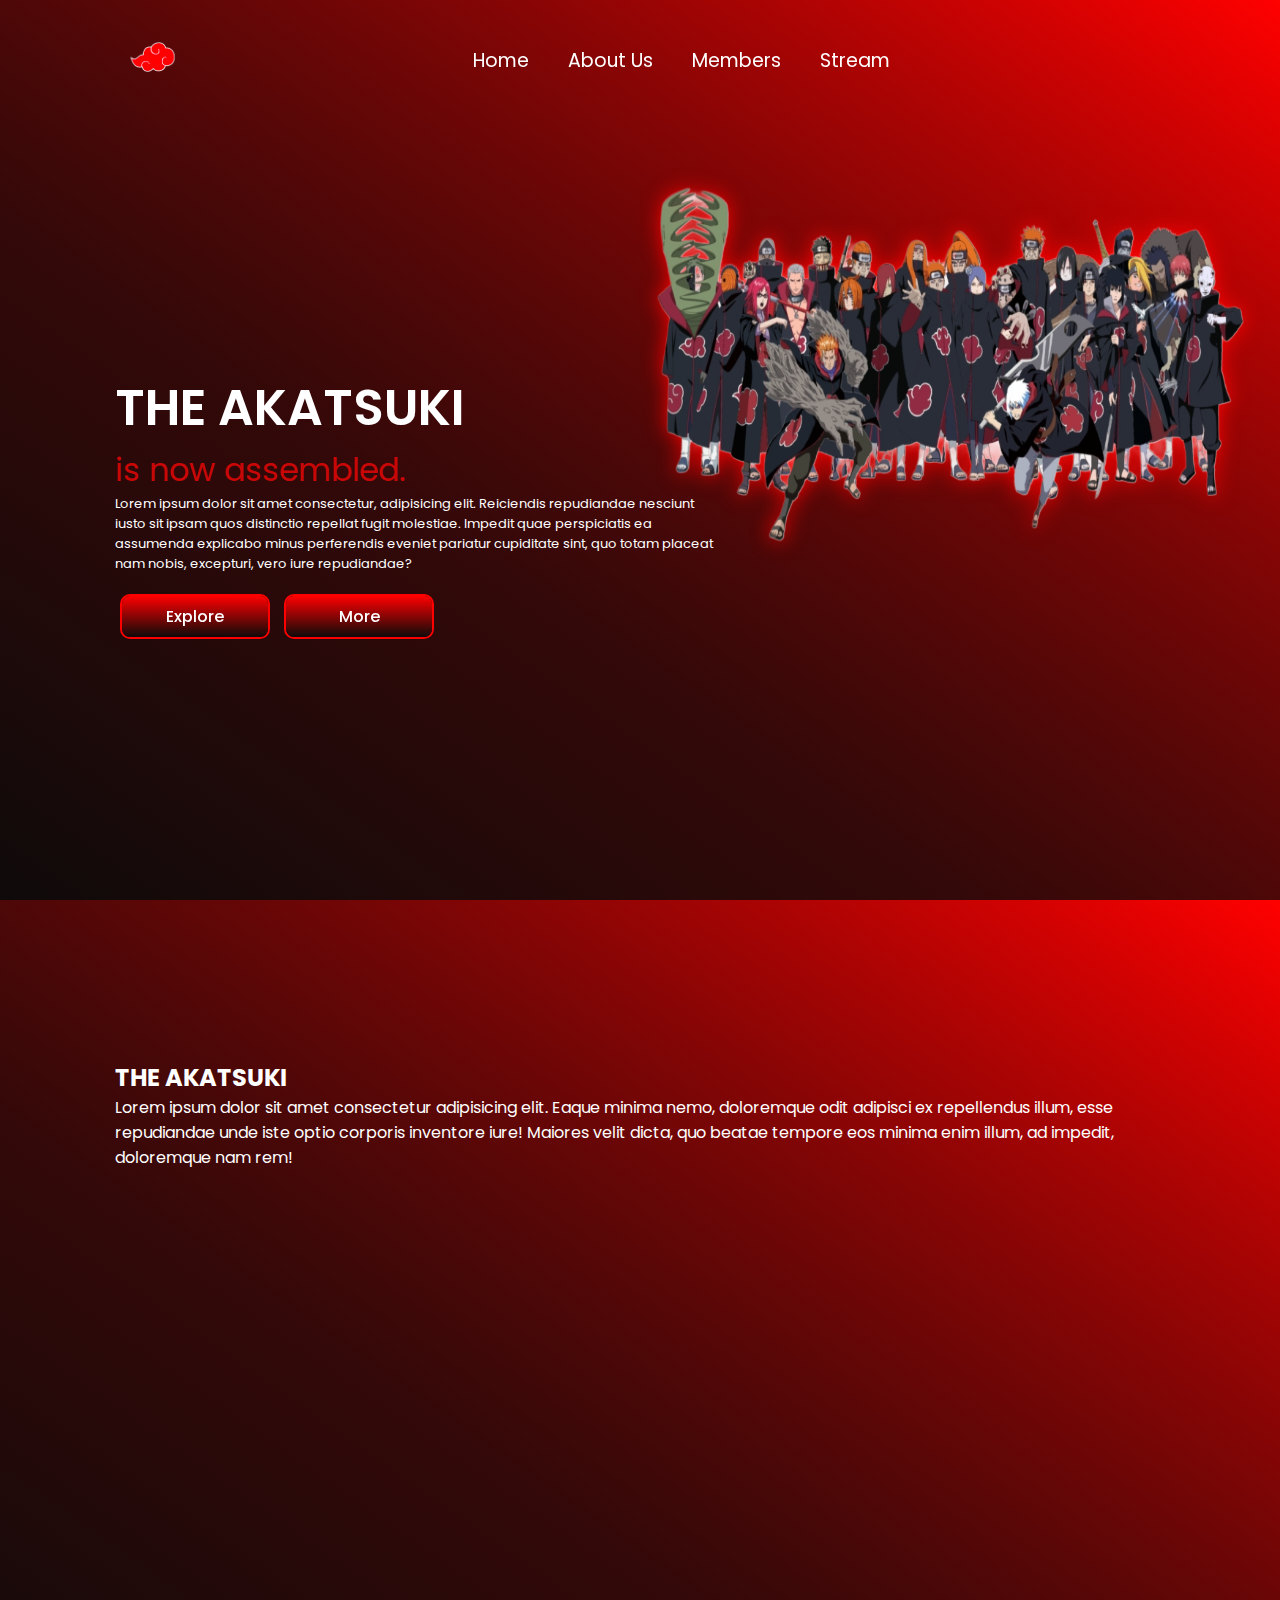
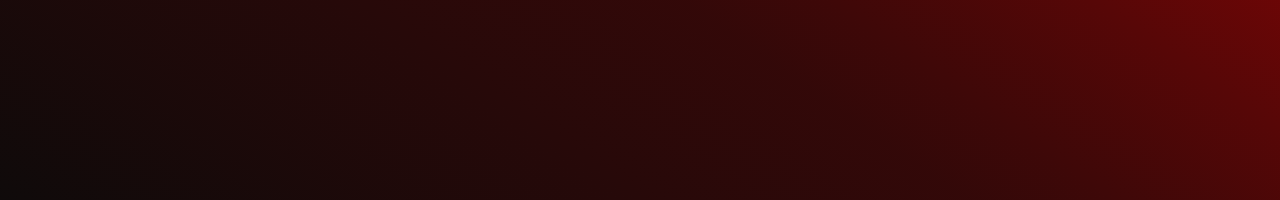
<file: Akatsuki/index.html>
<!DOCTYPE html>
<html lang="en">
  <head>
    <meta charset="UTF-8" />
    <meta name="viewport" content="width=device-width, initial-scale=1.0" />
    <title>Document</title>
    <link rel="stylesheet" href="style.css" />
    <link rel="preconnect" href="https://fonts.googleapis.com" />
    <link rel="preconnect" href="https://fonts.gstatic.com" crossorigin />
    <link
      href="https://fonts.googleapis.com/css2?family=Almarai:wght@300;400;700;800&family=Poppins:ital,wght@0,100;0,200;0,300;0,400;0,500;0,600;0,700;0,800;0,900;1,100;1,200;1,300;1,400;1,500;1,600;1,700;1,800;1,900&family=Roboto:ital,wght@0,100..900;1,100..900&display=swap"
      rel="stylesheet"
    />
  </head>
  <body>
    <header class="header">
      <a href="#" class="logo"><img src="./Pictures/Akatsuki-Logo.png" /></a>
      <nav class="navbar">
        <a href="#" id="">Home</a>
        <a href="#" id="">About Us</a>
        <a href="#" id="">Members</a>
        <a href="#" id="">Stream</a>
      </nav>
      <div class="invisible"></div>
    </header>
    <section class="home">
      <div class="text-content">
        <h2>THE AKATSUKI</h2>
        <span>is now assembled.</span>
        <p>
          Lorem ipsum dolor sit amet consectetur, adipisicing elit. Reiciendis
          repudiandae nesciunt iusto sit ipsam quos distinctio repellat fugit
          molestiae. Impedit quae perspiciatis ea assumenda explicabo minus
          perferendis eveniet pariatur cupiditate sint, quo totam placeat nam
          nobis, excepturi, vero iure repudiandae?
        </p>
        <div class="button">
          <button class="btn">Explore</button>
          <button class="btn">More</button>
        </div>
      </div>
      <div class="image">
        <div class="imageSet1">
          <img src="Pictures/Akatsuki.png" alt="">
        </div>
      </div>
    </section>

    <section>
      <div class="txt-Content2">
        <h2>THE AKATSUKI</h2>
        <p>Lorem ipsum dolor sit amet consectetur adipisicing elit. Eaque minima nemo, doloremque odit adipisci ex repellendus illum, esse repudiandae unde iste optio corporis inventore iure! Maiores velit dicta, quo beatae tempore eos minima enim illum, ad impedit, doloremque nam rem!</p>
      </div>
    </section>
  </body>
</html>
</file>
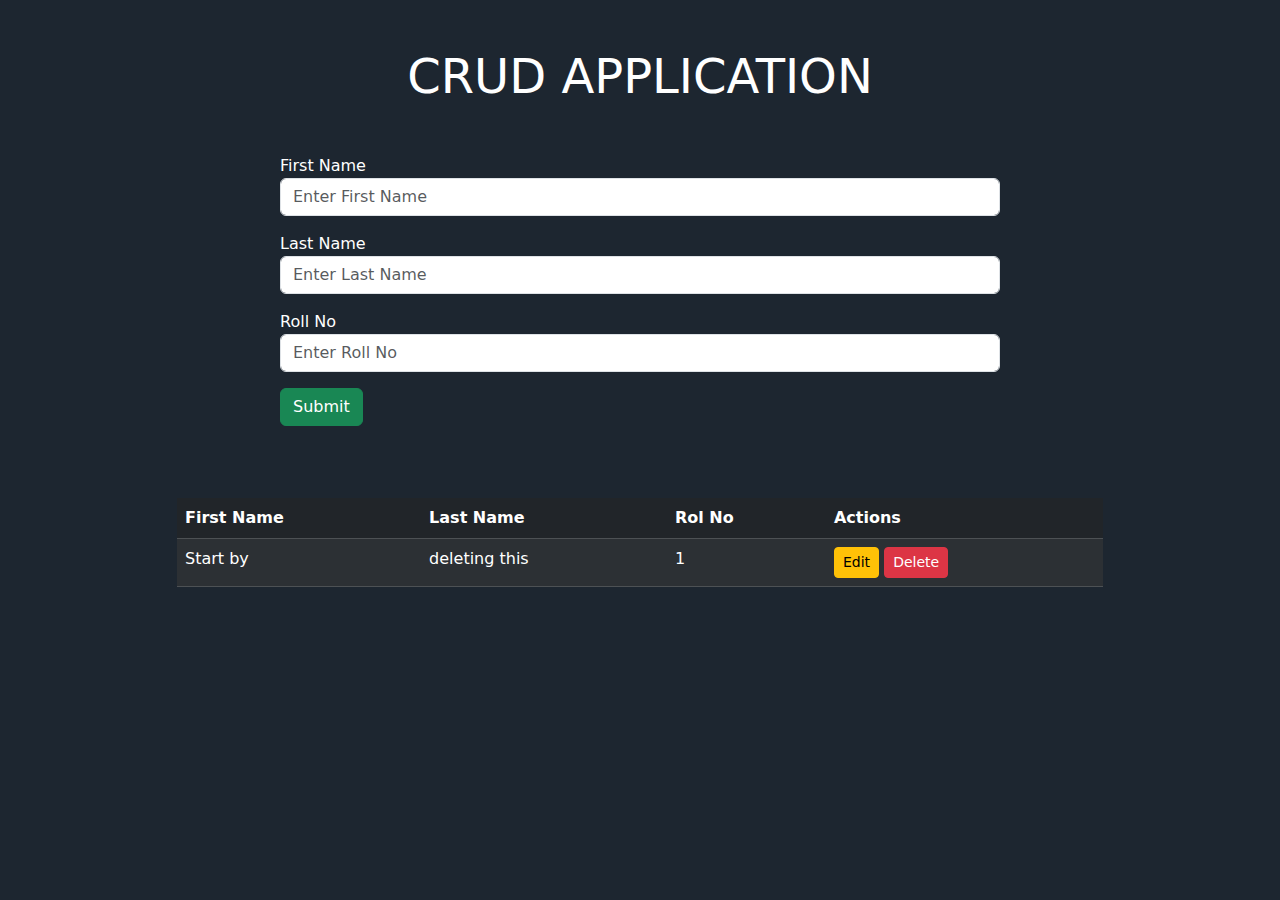
<file: CRUD APPLICATION/index.html>
<!DOCTYPE html>
<html lang="en">
<head>
    <meta charset="UTF-8">
    <meta name="viewport" content="width=device-width, initial-scale=1.0">
        <link href="https://cdn.jsdelivr.net/npm/bootstrap@5.3.3/dist/css/bootstrap.min.css" rel="stylesheet" integrity="sha384-QWTKZyjpPEjISv5WaRU9OFeRpok6YctnYmDr5pNlyT2bRjXh0JMhjY6hW+ALEwIH" crossorigin="anonymous">
    <title>CRUD APPLICATION</title>
</head>
<body style="color: white; background-color: #1d2630">

    <div class="container mt-5">
        <div class="text-center">
            <h1 class="display-5 mb-5"><strong>CRUD APPLICATION</strong></h1>
        </div>
        <div class="main row justify-content-center">
            <form action="" id="student-form" class="row justify-content-center mb-4" autocomplete="off">

                <div class="col-10 col-md-8 mb-3">
                    <label for="firstName">First Name</label>
                    <input class="form-control" id="firstName" type="text" placeholder="Enter First Name">
                </div>

                <div class="col-10 col-md-8 mb-3">
                    <label for="lastName">Last Name</label>
                    <input class="form-control" id="lastName" type="text" placeholder="Enter Last Name">
                </div>

                <div class="col-10 col-md-8 mb-3">
                    <label for="rollNo">Roll No</label>
                    <input class="form-control" id="rollNo" type="text" placeholder="Enter Roll No">
                </div>

                <div class="col-10 col-md-8">
                    <input class="btn btn-success add-btn" type="submit" value="Submit">
                </div>

            </form>
            <div class="col-12 col-md-10 mt-5">
                <table class="table table-striped table-dark">

                    <thead>
                        <tr>
                            <th>First Name</th>
                            <th>Last Name</th>
                            <th>Rol No</th>
                            <th>Actions</th>
                        </tr>
                    </thead>
                    
                    <tbody id="student-list">
                        <tr>
                            <td>Start by</td>
                            <td>deleting this</td>
                            <td>1</td>
                            <td>
                                <a href="#" class="btn btn-warning btn-sm edit">Edit</a>
                                <a href="#" class="btn btn-danger btn-sm delete">Delete</a>
                            </td>
                        </tr>
                    </tbody>
                </table>
            </div>
        </div>
    </div>
    
    <script src="script.js"></script>
</body>
</html>
</file>
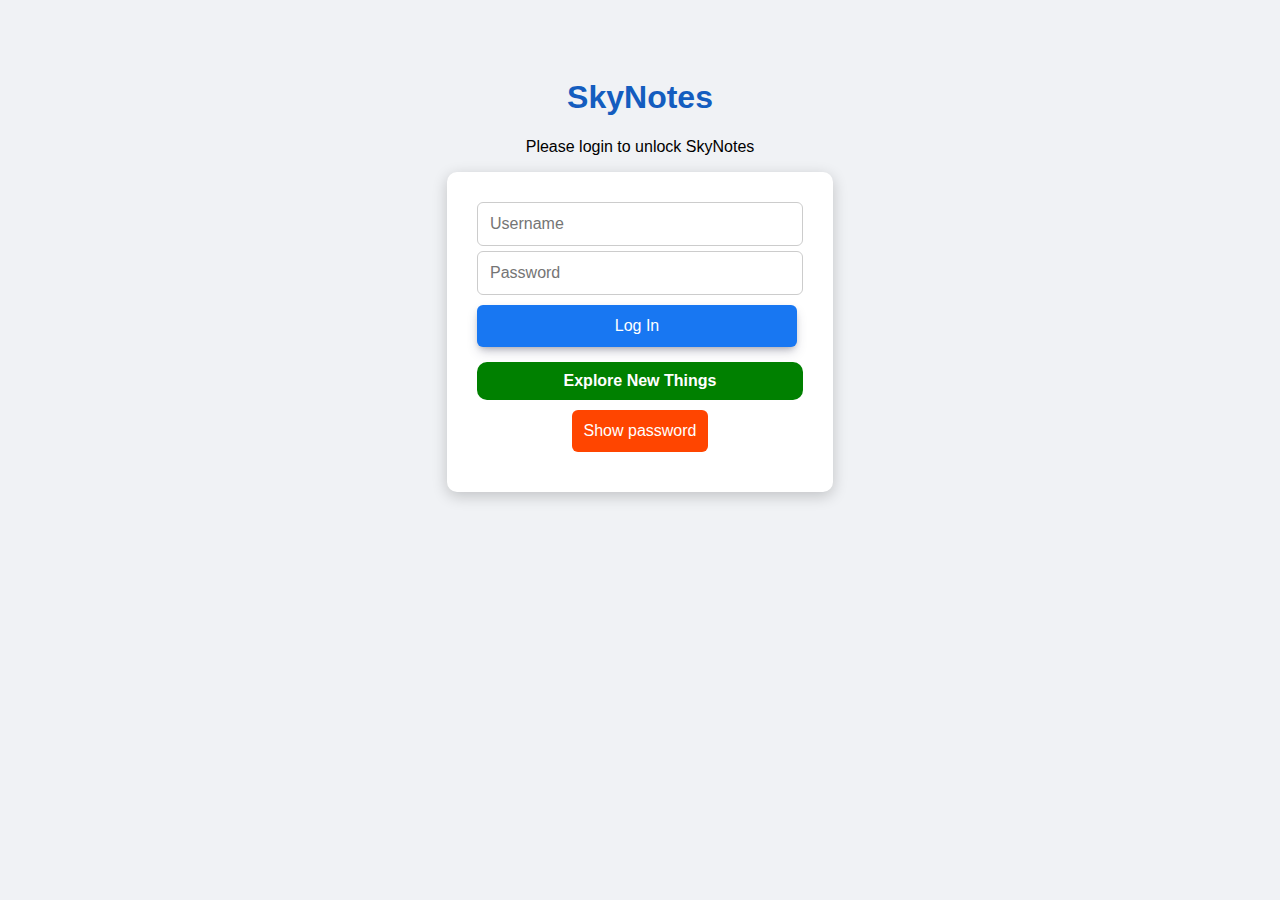
<file: Public/index.html>
<!DOCTYPE html>
<html lang="en">
<head>
  <meta charset="UTF-8">
  <title>Explore New Things-Login</title>
  <link rel="icon" href="ent new.png">
  <style>
    body {
      font-family: Arial, sans-serif;
      text-align: center;
      padding: 50px;
      background-color: #f0f2f5;
    }

    .login-container {
      background-color: white;
      padding: 30px;
      border-radius: 10px;
      display: inline-block;
      box-shadow: 0 4px 15px rgba(0,0,0,0.2);
      transition: 0.3s;
    }

    /* Shake animation */
    .shake {
      animation: shake 0.5s;
    }

    @keyframes shake {
      0% { transform: translateX(0); }
      20% { transform: translateX(-10px); }
      40% { transform: translateX(10px); }
      60% { transform: translateX(-10px); }
      80% { transform: translateX(10px); }
      100% { transform: translateX(0); }
    }

    input[type="text"],
    input[type="password"] {
      padding: 12px;
      font-size: 16px;
      width: 300px;
      margin-bottom: 5px;
      border: 1px solid #ccc;
      border-radius: 6px;
      display: block;
      transition: 0.3s;
    }

    input[type="text"]:focus,
    input[type="password"]:focus {
      border-color: #1877F2;
      outline: none;
    }

    #login-btn {
      display: block;
      padding: 12px;
      font-size: 16px;
      width: 320px;
      background-color: #1877F2;
      color: white;
      border: none;
      border-radius: 6px;
      cursor: pointer;
      margin-top: 10px;
      box-shadow: rgba(50, 50, 93, 0.25) 0px 6px 12px -2px,
                  rgba(0, 0, 0, 0.3) 0px 3px 7px -3px;
      transition: 0.3s;
    }

    #login-btn:hover {
      background-color: #145dbf;
    }

    .forgot-pass {
      text-decoration: none;
      cursor: pointer;
      color: white;
    }


    small {
      display: none;
      color: red;
      text-align: left;
      margin-bottom: 10px;
      font-size: 14px;
    }

    .forgot{
      background-color: orangered;
      padding: 12px;
      margin-bottom: 10px;
      border: none;
      border-radius: 6px;
      display: inline-block;
      margin:  10px;
    }

    .ent_link {
      display: block;
      margin-top: 15px;
      padding: 10px;
      border-radius: 10px;
      text-decoration: none;
      color: white;
      background-color: green;
      font-weight: bold;
    }



  </style>
</head>
<body>

<h1 style="color: #145dbf;">SkyNotes</h1>
<p>Please login to unlock SkyNotes</p>

<div class="login-container" id="loginContainer">
  <input type="text" placeholder="Username" id="username" autocomplete="off" >
  <small id="error_1">Error message</small>

  <input type="password" placeholder="Password" id="password">
  <small id="error_2">Error message</small>

  <button id="login-btn" type="submit" onclick="inner()">Log In</button>
      <a href="../public/ENT/ent.html" class="ent_link">Explore New Things</a>
  <div class="forgot">
  <a class="forgot-pass" href="forgot password.html">Show password</a>
  </div>
</div>

<script>

function inner(){ 

  const userInput = document.getElementById("username");
  const passInput = document.getElementById("password");
  const error1 = document.getElementById("error_1");
  const error2 = document.getElementById("error_2");
  const loginContainer = document.getElementById("loginContainer");

  const d_user_name = userInput.value.trim();
  const d_pass_word = "password";

  // Reset errors and borders
  error1.style.display = "none";
  error2.style.display = "none";
  userInput.style.borderColor = "#ccc";
  passInput.style.borderColor = "#ccc";

  let hasError = false;

  // Check username
  if (userInput.value.trim() === "") {
    error1.textContent = "Username should not be empty";
    error1.style.display = "block";
    userInput.style.borderColor = "red";
    hasError = true;
  }

  // Check password
  if (passInput.value.trim() === "") {
    error2.textContent = "Password should not be empty";
    error2.style.display = "block";
    passInput.style.borderColor = "red";
    hasError = true;
  }

  if (hasError) {
    // Re-trigger shake animation
    loginContainer.classList.remove("shake");      // Remove class
    void loginContainer.offsetWidth;               // Force reflow
    loginContainer.classList.add("shake");         // Add class again
    return;
  }

  // Check credentials (ONLY password)
if (passInput.value === d_pass_word) {
  window.location.href = "../ENT/entinners.html";
} else {
  error2.textContent = "Incorrect password";
  error2.style.display = "block";
  passInput.style.borderColor = "red";
  userInput.style.borderColor = "red";
  error2.style.textAlign = "center";

  // Shake animation
  loginContainer.classList.remove("shake");
  void loginContainer.offsetWidth;
  loginContainer.classList.add("shake");
}
}
</script>

</body>
</html>
</file>
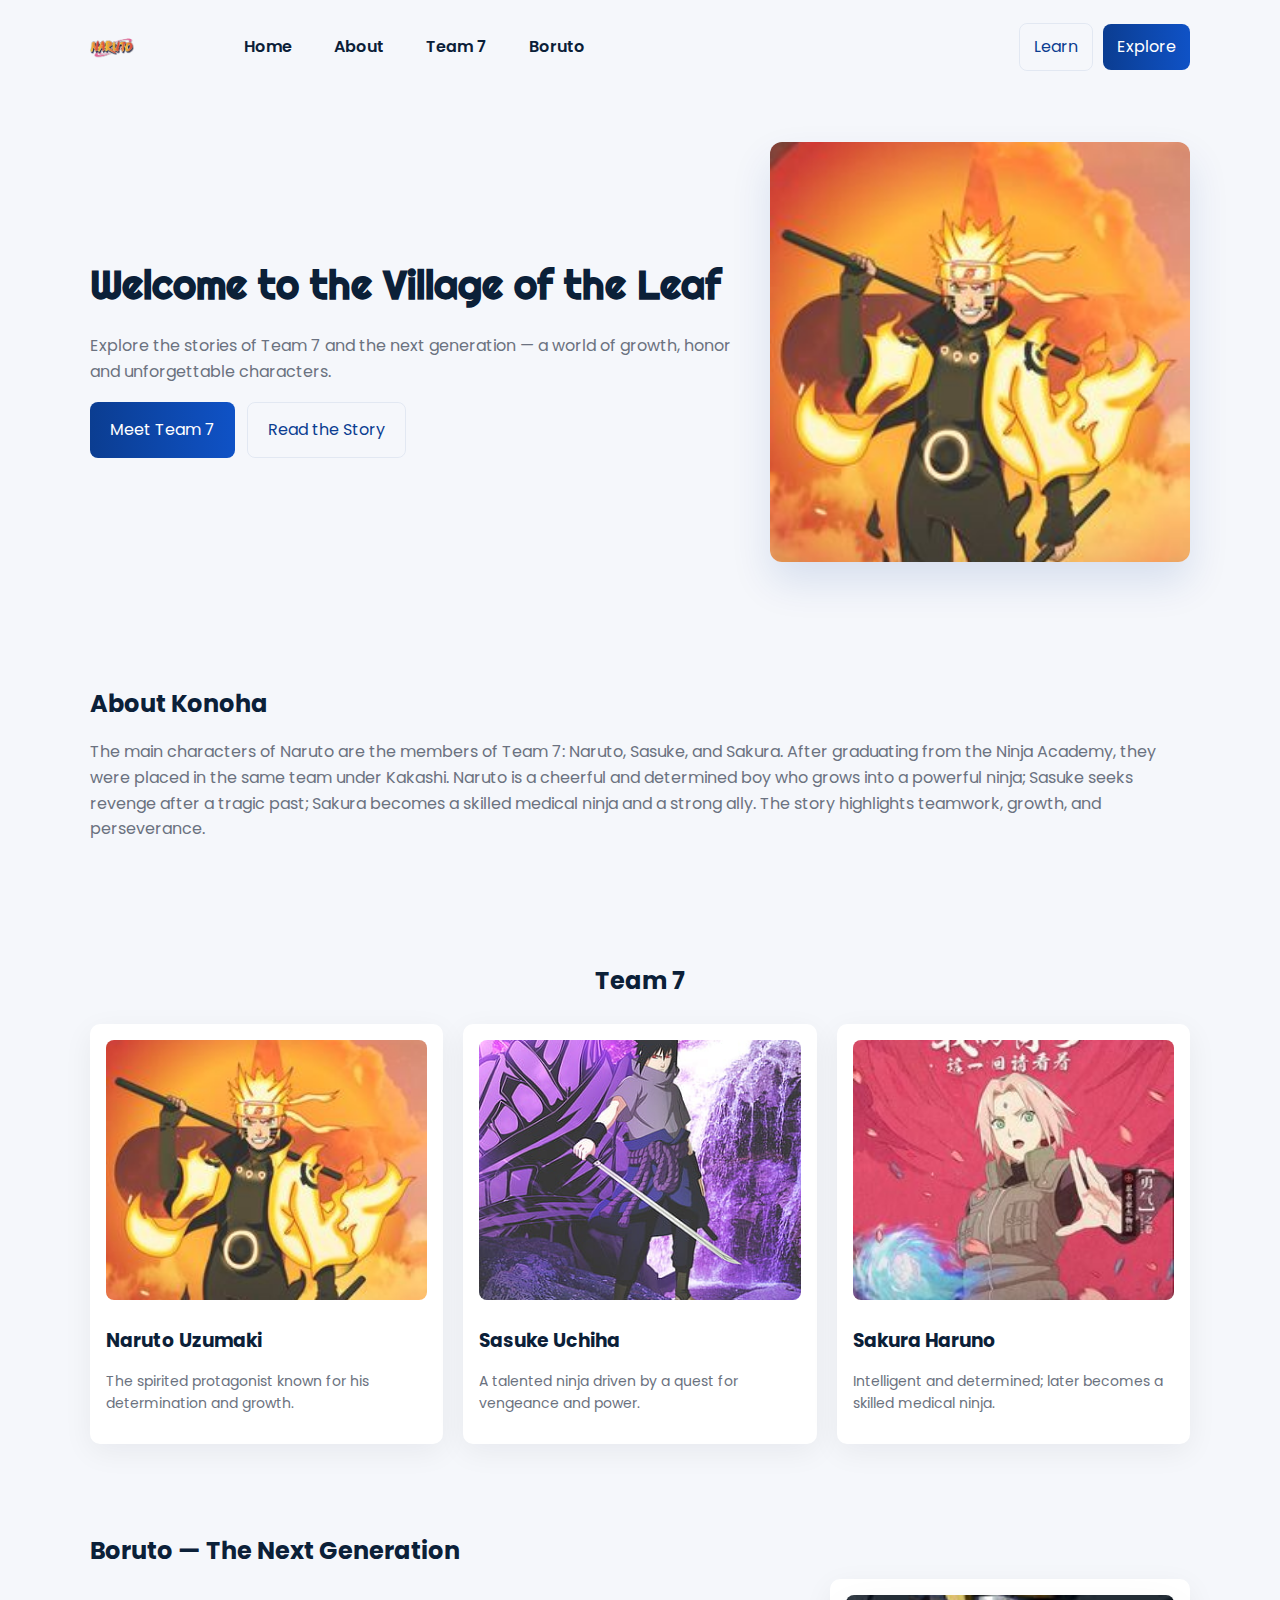
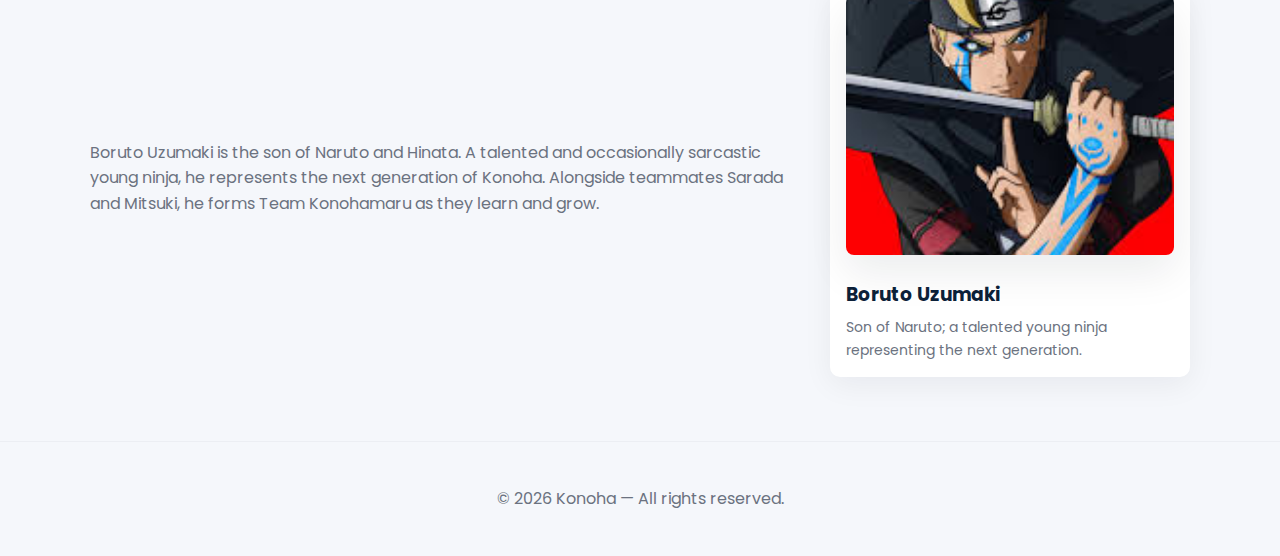
<file: Naruto/CODE/index.html>
<!DOCTYPE html>
<html lang="en">
<head>
  <meta charset="UTF-8" />
  <meta name="viewport" content="width=device-width, initial-scale=1.0" />
  <title>Naruto — Konoha</title>
  <link rel="stylesheet" href="index.css">

  <!-- Fonts -->
  <link href="https://fonts.googleapis.com/css2?family=Poppins:wght@300;400;600;700&family=Righteous&display=swap" rel="stylesheet">
</head>
<body>
  <header class="site-header light">
    <div class="container header-inner">
      <a class="logo" href="#" aria-label="Konoha home">
        <img src="../PICTURES/Naruto-Title.jpg" alt="Naruto title" />
      </a>

      <nav class="site-nav" aria-label="Main navigation">
        <ul>
          <li><a href="#">Home</a></li>
          <li><a href="#about">About</a></li>
          <li><a href="#team">Team 7</a></li>
          <li><a href="#boruto">Boruto</a></li>
        </ul>
      </nav>

      <div class="actions">
        <a class="btn outline" href="#about">Learn</a>
        <a class="btn primary" href="#team">Explore</a>
      </div>

      <button class="hamburger" aria-label="Open menu" aria-expanded="false" aria-controls="mobile-menu">
        <span class="bar"></span>
        <span class="bar"></span>
        <span class="bar"></span>
      </button>
    </div>

    <div id="mobile-menu" class="mobile-menu" hidden>
      <div class="mobile-inner">
        <button class="close-mobile" aria-label="Close menu">✕</button>
        <ul>
          <li><a href="#">Home</a></li>
          <li><a href="#about">About</a></li>
          <li><a href="#team">Team 7</a></li>
          <li><a href="#boruto">Boruto</a></li>
        </ul>
      </div>
    </div>
  </header>

  <main>
    <section class="hero" role="region" aria-label="Hero">
      <div class="container hero-grid">
        <div class="hero-copy">
          <h1>Welcome to the Village of the Leaf</h1>
          <p class="lead">Explore the stories of Team 7 and the next generation — a world of growth, honor and unforgettable characters.</p>
          <div class="hero-cta">
            <a class="btn primary large" href="#team">Meet Team 7</a>
            <a class="btn outline large" href="#about">Read the Story</a>
          </div>
        </div>

        <div class="hero-media" aria-hidden="true">
          <img src="../PICTURES/Naruto.jpg" alt="Naruto standing" loading="eager" />
        </div>
      </div>
    </section>

    <section id="about" class="about container">
      <h2>About Konoha</h2>
      <p>
        The main characters of Naruto are the members of Team 7: Naruto, Sasuke, and Sakura. After graduating from the Ninja Academy, they were placed in the same team under Kakashi.
        Naruto is a cheerful and determined boy who grows into a powerful ninja; Sasuke seeks revenge after a tragic past; Sakura becomes a skilled medical ninja and a strong ally.
        The story highlights teamwork, growth, and perseverance.
      </p>
    </section>

    <section id="team" class="team container">
      <h2>Team 7</h2>
      <div class="grid">
        <article class="card">
          <img src="../PICTURES/Naruto.jpg" alt="Naruto Uzumaki portrait" loading="lazy"/>
          <h3>Naruto Uzumaki</h3>
          <p class="muted">The spirited protagonist known for his determination and growth.</p>
        </article>

        <article class="card">
          <img src="../PICTURES/Sasuke.jpg" alt="Sasuke Uchiha portrait" loading="lazy"/>
          <h3>Sasuke Uchiha</h3>
          <p class="muted">A talented ninja driven by a quest for vengeance and power.</p>
        </article>

        <article class="card">
          <img src="../PICTURES/Sakura.jpg" alt="Sakura Haruno portrait" loading="lazy"/>
          <h3>Sakura Haruno</h3>
          <p class="muted">Intelligent and determined; later becomes a skilled medical ninja.</p>
        </article>
        
      </div>
    </section>

    <section id="boruto" class="container boruto">
      <h2>Boruto — The Next Generation</h2>
      <div class="boruto-grid">
        <p>
          Boruto Uzumaki is the son of Naruto and Hinata. A talented and occasionally sarcastic young ninja, he represents the next generation of Konoha.
          Alongside teammates Sarada and Mitsuki, he forms Team Konohamaru as they learn and grow.
        </p>
        <article class="card boruto-card">
          <img src="../PICTURES/BORUTO.jpg" alt="Boruto Uzumaki portrait" loading="lazy" />
          <h3>Boruto Uzumaki</h3>
          <p class="muted">Son of Naruto; a talented young ninja representing the next generation.</p>
        </article>
      </div>
    </section>
  </main>

  <footer class="site-footer">
    <div class="container">
      <p>© <span id="year"></span> Konoha — All rights reserved.</p>
    </div>
  </footer>

  <script>
    // set footer year
    document.getElementById('year').textContent = new Date().getFullYear();

    // Mobile menu behavior (hamburger + overlay) with focus trap and reliable close
    (function(){
      const hamburger = document.querySelector('.hamburger');
      const mobileMenu = document.getElementById('mobile-menu');
      const closeBtn = document.querySelector('.close-mobile');
      if(!hamburger || !mobileMenu) return;

      let lastFocused = null;
      let keyHandler = null;

      function setAria(open){
        hamburger.setAttribute('aria-expanded', open ? 'true' : 'false');
        mobileMenu.setAttribute('aria-hidden', open ? 'false' : 'true');
      }

      function openMenu(){
        lastFocused = document.activeElement;
        mobileMenu.hidden = false;
        setAria(true);
        hamburger.classList.add('open');
        document.body.style.overflow = 'hidden';

        // focus first focusable element inside menu
        const first = mobileMenu.querySelector('a, button');
        if(first) first.focus();

        // add focus trap
        keyHandler = function(e){
          if(e.key === 'Escape'){
            closeMenu();
            return;
          }
          if(e.key !== 'Tab') return;
          const focusable = Array.from(mobileMenu.querySelectorAll('a, button, [tabindex]:not([tabindex="-1"])')).filter(el => !el.disabled && el.offsetParent !== null);
          if(focusable.length === 0) return;
          const firstEl = focusable[0];
          const lastEl = focusable[focusable.length -1];
          if(e.shiftKey){
            if(document.activeElement === firstEl){
              e.preventDefault();
              lastEl.focus();
            }
          } else {
            if(document.activeElement === lastEl){
              e.preventDefault();
              firstEl.focus();
            }
          }
        };
        document.addEventListener('keydown', keyHandler);
      }

      function closeMenu(){
        mobileMenu.hidden = true;
        setAria(false);
        hamburger.classList.remove('open');
        document.body.style.overflow = '';
        if(keyHandler) document.removeEventListener('keydown', keyHandler);
        keyHandler = null;
        if(lastFocused && typeof lastFocused.focus === 'function') lastFocused.focus();
      }

      // toggle
      hamburger.addEventListener('click', () => {
        if (mobileMenu.hidden) openMenu(); else closeMenu();
      });

      // close buttons and link clicks
      if(closeBtn) closeBtn.addEventListener('click', closeMenu);
      mobileMenu.querySelectorAll('a').forEach(a => a.addEventListener('click', closeMenu));

      // close when clicking outside inner panel
      mobileMenu.addEventListener('click', (e) => {
        if (e.target === mobileMenu) closeMenu();
      });
    })();
  </script>
</body>
</html>
</file>
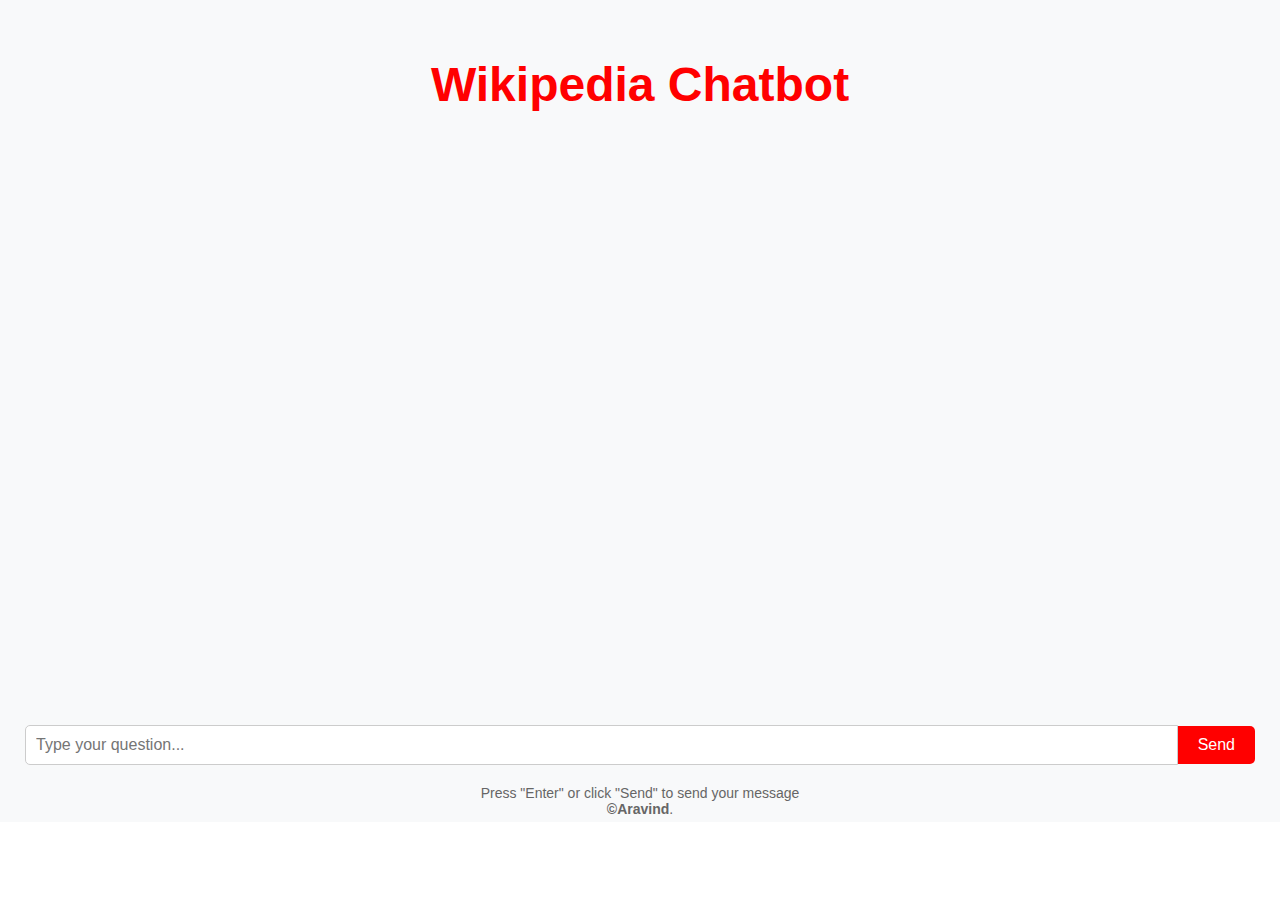
<file: ChatBot/chatbot.html>
<!DOCTYPE html>
<html lang="en">
<head>
    <meta charset="UTF-8">
    <meta name="viewport" content="width=device-width, initial-scale=1.0">
    <title>Wikipedia Chatbot</title>
    <style>
        body, html {
            height: 95%;
            margin: 0;
            padding: 0;
            font-family: Arial, sans-serif;
        }
        h1{
            font-family: sans-serif;
        }
        #chatContainer {
            height: 100%;
            display: flex;
            flex-direction: column;
            background-color: #f8f9fa;
            padding: 5px;
        }

        #chatHeader {
            text-align: center;
            font-size: 24px;
            font-weight: bold;
            margin: 20px 0;
            color: red;
        }

        #chatHistory {
            flex-grow: 1;
            overflow-y: auto;
            padding: 0 20px;
        }

        .message-container {
            display: flex;
            flex-direction: column;
            margin-bottom: 20px;
        }

        .message {
            max-width: 80%;
            word-wrap: break-word;
            border-radius: 10px;
            padding: 10px;
        }

        .user-message {
            background-color: red;
            color: #fff;
            border-top-right-radius: 0;
            margin-left: auto;
            margin-top: 10px;
        }

        .bot-message {
            background-color: #e9e9e9;
            color: #333;
            border-top-left-radius: 0;
            margin-top: 10px;
            
        }

        .message-heading {
            font-weight: bold;
            margin-bottom: 5px;
        }

        .copy-button {
            background-color: red;
            color: #fff;
            border: none;
            border-radius: 5px;
            padding: 5px 10px;
            cursor: pointer;
            font-size: 12px;
            outline: none;
            margin-top: 10px;
            margin-left: 10px;
            padding: 5px;
        }

        #userInputContainer {
            display: flex;
            align-items: center;
            padding: 0 20px;
            margin-bottom: 20px;
        }

        #userInput {
            flex-grow: 1;
            padding: 10px;
            border: 1px solid #ccc;
            border-radius: 5px 0 0 5px;
            font-size: 16px;
        }

        #sendButton {
            padding: 10px 20px;
            background-color: red;
            color: #fff;
            border: none;
            border-radius: 0 5px 5px 0;
            cursor: pointer;
            font-size: 16px;
        }

        #reminder {
            text-align: center;
            color: #666;
            font-size: 14px;
        }
        @media screen and (max-width:800px) {
            h1{
                font-size: 25px;
            }
            #userInput{
                display: block;
            }
            
        }
    </style>
</head>
<body>
    <div id="chatContainer">
        <div id="chatHeader"><h1>Wikipedia Chatbot</h1></div>
        <div id="chatHistory"></div>
        <div id="userInputContainer">
            <input type="text" id="userInput" placeholder="Type your question...">
            <button id="sendButton">Send</button>
        </div>
        <div id="reminder">Press "Enter" or click "Send" to send your message <b><br> &copy;Aravind</b>.</div>
    </div>

    <script>
        document.addEventListener('DOMContentLoaded', function () {
            const chatHistory = document.getElementById('chatHistory');
            const userInput = document.getElementById('userInput');
            const sendButton = document.getElementById('sendButton');

            function sendMessage() {
                const userMessage = userInput.value.trim();
                if (userMessage) {
                    displayMessage('You', userMessage, 'user-message');
                    fetchWikipediaData(userMessage);
                    userInput.value = '';
                }
            }

            userInput.addEventListener('keydown', (event) => {
                if (event.key === 'Enter') {
                    sendMessage();
                }
            });

            sendButton.addEventListener('click', () => {
                sendMessage();
            });

            function displayMessage(sender, message, messageType) {
                const messageContainer = document.createElement('div');
                messageContainer.classList.add('message-container');

                const messageElement = document.createElement('div');
                messageElement.classList.add('message', messageType);

                const messageHeading = document.createElement('div');
                messageHeading.classList.add('message-heading');
                messageHeading.textContent = sender;

                messageElement.appendChild(messageHeading);
                messageElement.appendChild(document.createTextNode(message));
                if (messageType === 'bot-message') {
                    const copyButton = document.createElement('button');
                    copyButton.classList.add('copy-button');
                    copyButton.textContent = 'Copy';
                    copyButton.onclick = function () {
                        copyToClipboard(message);
                    };
                    messageElement.appendChild(copyButton);
                }
                messageContainer.appendChild(messageElement);

                chatHistory.appendChild(messageContainer);
                chatHistory.scrollTop = chatHistory.scrollHeight;
            }

            function fetchWikipediaData(query) {
                const apiUrl = `https://en.wikipedia.org/w/api.php?action=query&list=search&srsearch=${encodeURIComponent(query)}&format=json&origin=*`;

                fetch(apiUrl)
                    .then(response => response.json())
                    .then(data => {
                        const searchResults = data.query.search;
                        if (searchResults.length > 0) {
                            const summary = searchResults[0].snippet.replace(/<\/?[^>]+(>|$)/g, "");
                            displayMessage('Chatbot', summary, 'bot-message');
                        } else {
                            displayMessage('Chatbot', 'Sorry, no results found.', 'bot-message');
                        }
                    })
                    .catch(error => {
                        console.error('Error fetching data from Wikipedia:', error);
                        displayMessage('Chatbot', 'An error occurred while fetching data from Wikipedia.', 'bot-message');
                    });
            }

            function copyToClipboard(text) {
                const textarea = document.createElement('textarea');
                textarea.value = text;
                document.body.appendChild(textarea);
                textarea.select();
                document.execCommand('copy');
                document.body.removeChild(textarea);
            }
        });
    </script>
</body>
</html>
</file>
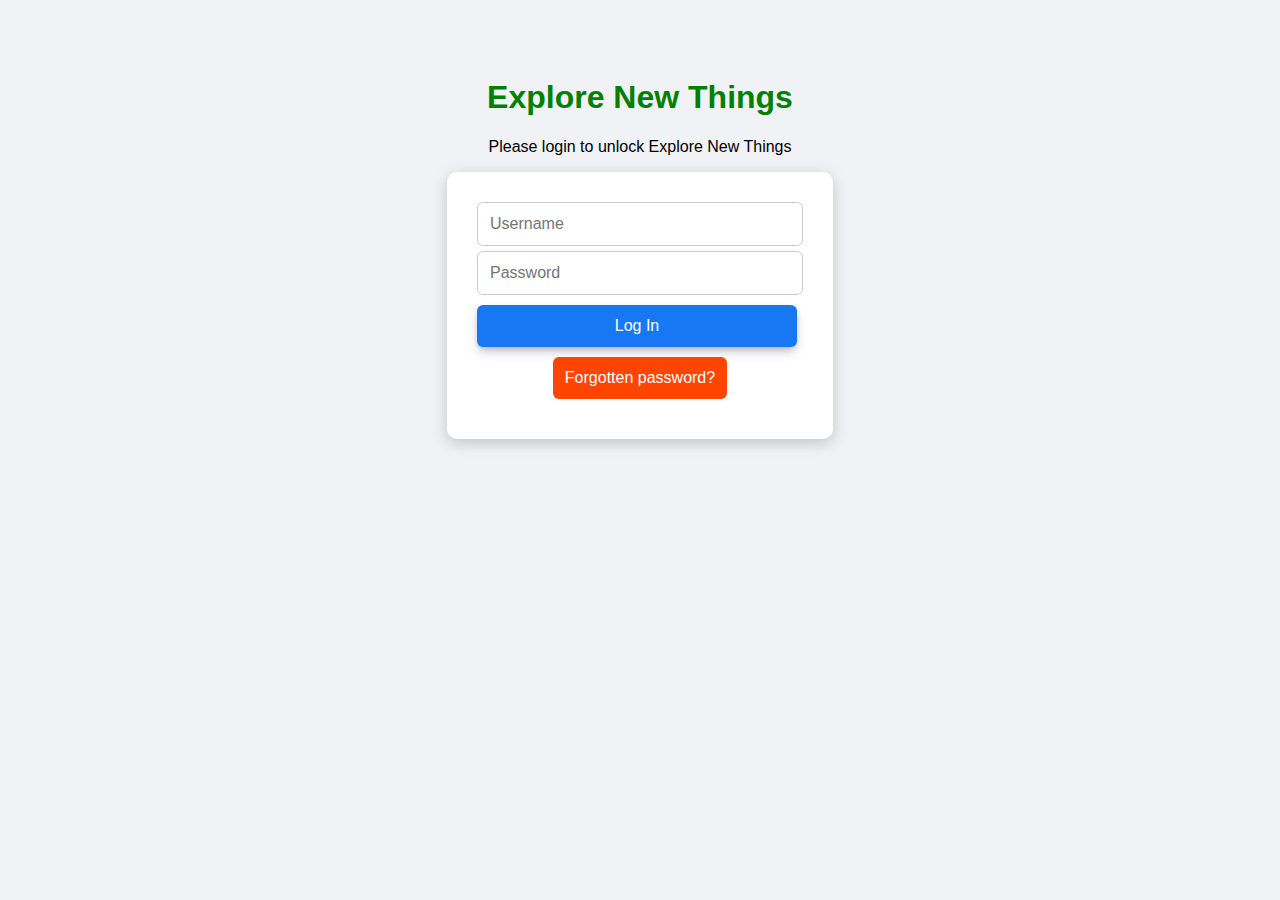
<file: ENT/ent.html>
<!DOCTYPE html>
<html lang="en">
<head>
  <meta charset="UTF-8">
  <title>Explore New Things-Login</title>
  <link rel="icon" href="ent new.png">
  <style>
    body {
      font-family: Arial, sans-serif;
      text-align: center;
      padding: 50px;
      background-color: #f0f2f5;
    }

    .login-container {
      background-color: white;
      padding: 30px;
      border-radius: 10px;
      display: inline-block;
      box-shadow: 0 4px 15px rgba(0,0,0,0.2);
      transition: 0.3s;
    }

    /* Shake animation */
    .shake {
      animation: shake 0.5s;
    }

    @keyframes shake {
      0% { transform: translateX(0); }
      20% { transform: translateX(-10px); }
      40% { transform: translateX(10px); }
      60% { transform: translateX(-10px); }
      80% { transform: translateX(10px); }
      100% { transform: translateX(0); }
    }

    input[type="text"],
    input[type="password"] {
      padding: 12px;
      font-size: 16px;
      width: 300px;
      margin-bottom: 5px;
      border: 1px solid #ccc;
      border-radius: 6px;
      display: block;
      transition: 0.3s;
    }

    input[type="text"]:focus,
    input[type="password"]:focus {
      border-color: #1877F2;
      outline: none;
    }

    #login-btn {
      display: block;
      padding: 12px;
      font-size: 16px;
      width: 320px;
      background-color: #1877F2;
      color: white;
      border: none;
      border-radius: 6px;
      cursor: pointer;
      margin-top: 10px;
      box-shadow: rgba(50, 50, 93, 0.25) 0px 6px 12px -2px,
                  rgba(0, 0, 0, 0.3) 0px 3px 7px -3px;
      transition: 0.3s;
    }

    #login-btn:hover {
      background-color: #145dbf;
    }

    .forgot-pass {
      text-decoration: none;
      cursor: pointer;
      color: white;
    }


    small {
      display: none;
      color: red;
      text-align: left;
      margin-bottom: 10px;
      font-size: 14px;
    }

    .forgot{
      background-color: orangered;
      padding: 12px;
      margin-bottom: 10px;
      border: none;
      border-radius: 6px;
      display: inline-block;
      margin:  10px;
    }



  </style>
</head>
<body>

<h1 style="color: green;">Explore New Things</h1>
<p>Please login to unlock Explore New Things</p>

<div class="login-container" id="loginContainer">
  <input type="text" placeholder="Username" id="username" autocomplete="off" type="text">
  <small id="error_1">Error message</small>

  <input type="password" placeholder="Password" id="password">
  <small id="error_2">Error message</small>

  <button id="login-btn" type="submit" onclick="inner()">Log In</button>
  <div class="forgot">
  <a class="forgot-pass" href="forgot password.html">Forgotten password?</a>
  </div>
</div>

<script>

function inner(){ 3

  const userInput = document.getElementById("username");
  const passInput = document.getElementById("password");
  const error1 = document.getElementById("error_1");
  const error2 = document.getElementById("error_2");
  const loginContainer = document.getElementById("loginContainer");

  const d_user_name = userInput.value.trim();
  const d_pass_word = "password";

  // Reset errors and borders
  error1.style.display = "none";
  error2.style.display = "none";
  userInput.style.borderColor = "#ccc";
  passInput.style.borderColor = "#ccc";

  let hasError = false;

  // Check username
  if (userInput.value.trim() === "") {
    error1.textContent = "Username should not be empty";
    error1.style.display = "block";
    userInput.style.borderColor = "red";
    hasError = true;
  }

  // Check password
  if (passInput.value.trim() === "") {
    error2.textContent = "Password should not be empty";
    error2.style.display = "block";
    passInput.style.borderColor = "red";
    hasError = true;
  }

  if (hasError) {
    // Re-trigger shake animation
    loginContainer.classList.remove("shake");      // Remove class
    void loginContainer.offsetWidth;               // Force reflow
    loginContainer.classList.add("shake");         // Add class again
    return;
  }

  // Check credentials (ONLY password)
if (passInput.value === d_pass_word) {
  window.location.href = "entinners.html";
} else {
  error2.textContent = "Incorrect password";
  error2.style.display = "block";
  passInput.style.borderColor = "red";
  userInput.style.borderColor = "red";
  error2.style.textAlign = "center";

  // Shake animation
  loginContainer.classList.remove("shake");
  void loginContainer.offsetWidth;
  loginContainer.classList.add("shake");
}
}
</script>

</body>
</html>
</file>
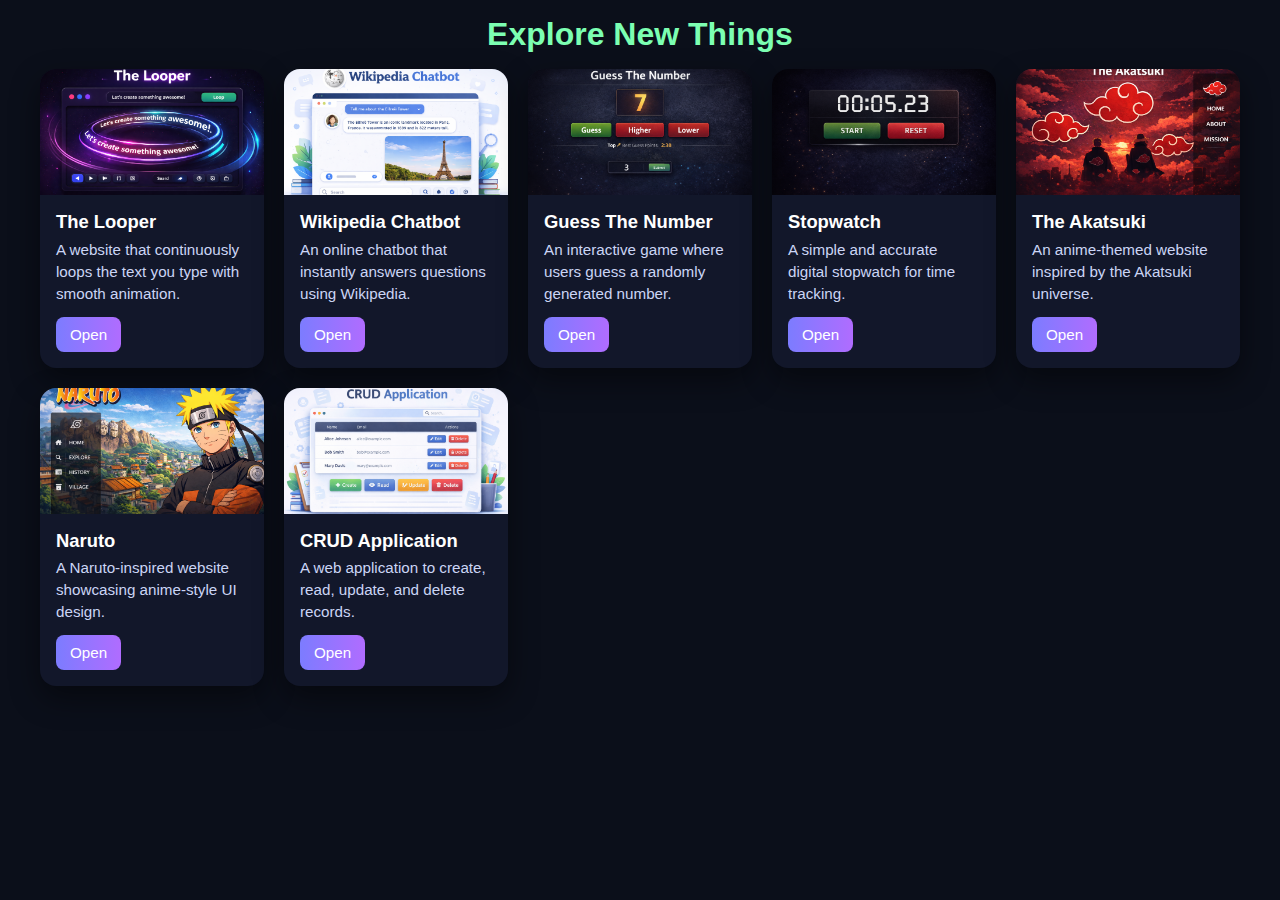
<file: ENT/entinners.html>
<!DOCTYPE html>
<html lang="en">
<head>
    <meta charset="UTF-8">
    <meta name="viewport" content="width=device-width, initial-scale=1.0">
    <title>Explore New Things</title>

    <style>
        /* Mobile-first, responsive styles */
        * {
            margin: 0;
            padding: 0;
            box-sizing: border-box;
            font-family: 'Segoe UI', Tahoma, Geneva, Verdana, sans-serif;
        }

        body {
            background: #0b0f1a;
            color: white;
            padding: 1rem;
            -webkit-font-smoothing: antialiased;
            -moz-osx-font-smoothing: grayscale;
        }

        h1 {
            text-align: center;
            margin-bottom: 1rem;
            color: #7cffb2;
            font-size: clamp(1.25rem, 5vw, 2rem);
        }

        /* Limit content width for large screens */
        .container{
            display: grid;
            grid-template-columns: repeat(auto-fit, minmax(220px, 1fr));
            gap: clamp(0.6rem, 2.2vw, 1.25rem);
            max-width: 1200px;
            margin: 0 auto;
            align-items: start;
        }

        .card {
            background: #12172a;
            border-radius: 12px;
            overflow: hidden;
            box-shadow: 0 12px 30px rgba(0,0,0,0.45);
            transition: transform 220ms ease, box-shadow 220ms ease;
        }

        .card:hover {
            transform: translateY(-6px);
            box-shadow: 0 18px 40px rgba(0,0,0,0.55);
        }

        .card img {
            width: 100%;
            display: block;
            aspect-ratio: 16/9;
            object-fit: cover;
            height: auto;
            max-height: 220px;
        }

        .content {
            padding: clamp(0.6rem, 2.4vw, 1rem);
        }

        .content h3 {
            margin-bottom: 0.35rem;
            font-size: clamp(1rem, 2.5vw, 1.15rem);
            color: #fff;
        }

        .content p {
            font-size: clamp(0.85rem, 1.8vw, 0.95rem);
            color: #cbd5f5;
            margin-bottom: 0.75rem;
            line-height: 1.45;
        }

        .btn {
            display: inline-block;
            padding: 9px 14px;
            background: linear-gradient(90deg, #7c7cff, #b06cff);
            color: white;
            text-decoration: none;
            border-radius: 8px;
            font-size: 0.95rem;
            transition: opacity 160ms ease, transform 160ms ease;
        }

        .btn:hover {
            opacity: 0.95;
            transform: translateY(-2px);
        }

        /* Full-width buttons on small screens for easier tapping */
        @media (max-width: 520px){
            .card img{
                max-height: 160px;
                aspect-ratio: 4/3;
            }
            .btn{
                display: block;
                width: 100%;
                text-align: center;
                padding: 10px 12px;
            }
        }

        /* Bigger layout tweaks for large screens */
        @media (min-width: 1000px){
            .card img{
                max-height: 260px;
            }
            .card{
                border-radius: 16px;
            }
        }

        /* Accessibility focus styles */
        .btn:focus, .btn:focus-visible{
            outline: 3px solid rgba(124,124,255,0.25);
            outline-offset: 3px;
        }
    </style>
</head>
<body>

    <h1>Explore New Things</h1>

    <div class="container">

        <!-- THE LOOPER -->
        <div class="card">
            <img src="../IMAGES/ChatGPT Image Dec 16, 2025, 07_11_56 PM.png" alt="The Looper">
            <div class="content">
                <h3>The Looper</h3>
                <p>A website that continuously loops the text you type with smooth animation.</p>
                <a href="../LOOPER/new.html" class="btn">Open</a>
            </div>
        </div>

        <!-- WIKIPEDIA CHATBOT -->
        <div class="card">
            <img src="../IMAGES/Wikipedia Chatbot interface in action.png" alt="Wikipedia Chatbot">
            <div class="content">
                <h3>Wikipedia Chatbot</h3>
                <p>An online chatbot that instantly answers questions using Wikipedia.</p>
                <a href="../ChatBot/chatbot.html" class="btn">Open</a>
            </div>
        </div>

        <!-- GUESS THE NUMBER -->
        <div class="card">
            <img src="../IMAGES/Guess the Number interactive game - Copy.png" alt="Guess The Number">
            <div class="content">
                <h3>Guess The Number</h3>
                <p>An interactive game where users guess a randomly generated number.</p>
                <a href="../GUESS NUMBER/sample.html" class="btn">Open</a>
            </div>
        </div>

        <!-- STOPWATCH -->
        <div class="card">
            <img src="../IMAGES/Digital stopwatch on dark backdrop.png" alt="Stopwatch">
            <div class="content">
                <h3>Stopwatch</h3>
                <p>A simple and accurate digital stopwatch for time tracking.</p>
                <a href="../STOPWATCH/timer.html" class="btn">Open</a>
            </div>
        </div>

        <!-- AKATSUKI -->
        <div class="card">
            <img src="../IMAGES/Akatsuki in the fiery sunset.png" alt="The Akatsuki">
            <div class="content">
                <h3>The Akatsuki</h3>
                <p>An anime-themed website inspired by the Akatsuki universe.</p>
                <a href="../Akatsuki/index.html" class="btn">Open</a>
            </div>
        </div>

        <!-- NARUTO -->
        <div class="card">
            <img src="../IMAGES/Naruto's digital homepage with village backdrop.png" alt="Naruto">
            <div class="content">
                <h3>Naruto</h3>
                <p>A Naruto-inspired website showcasing anime-style UI design.</p>
                <a href="../Naruto/CODE/index.html" class="btn">Open</a>
            </div>
        </div>

        <!-- CRUD -->
        <div class="card">
            <img src="../IMAGES/CRUD Application interface overview.png" alt="CRUD Application">
            <div class="content">
                <h3>CRUD Application</h3>
                <p>A web application to create, read, update, and delete records.</p>
                <a href="../CRUD APPLICATION/index.html" class="btn">Open</a>
            </div>
        </div>

    </div>

</body>
</html>
</file>
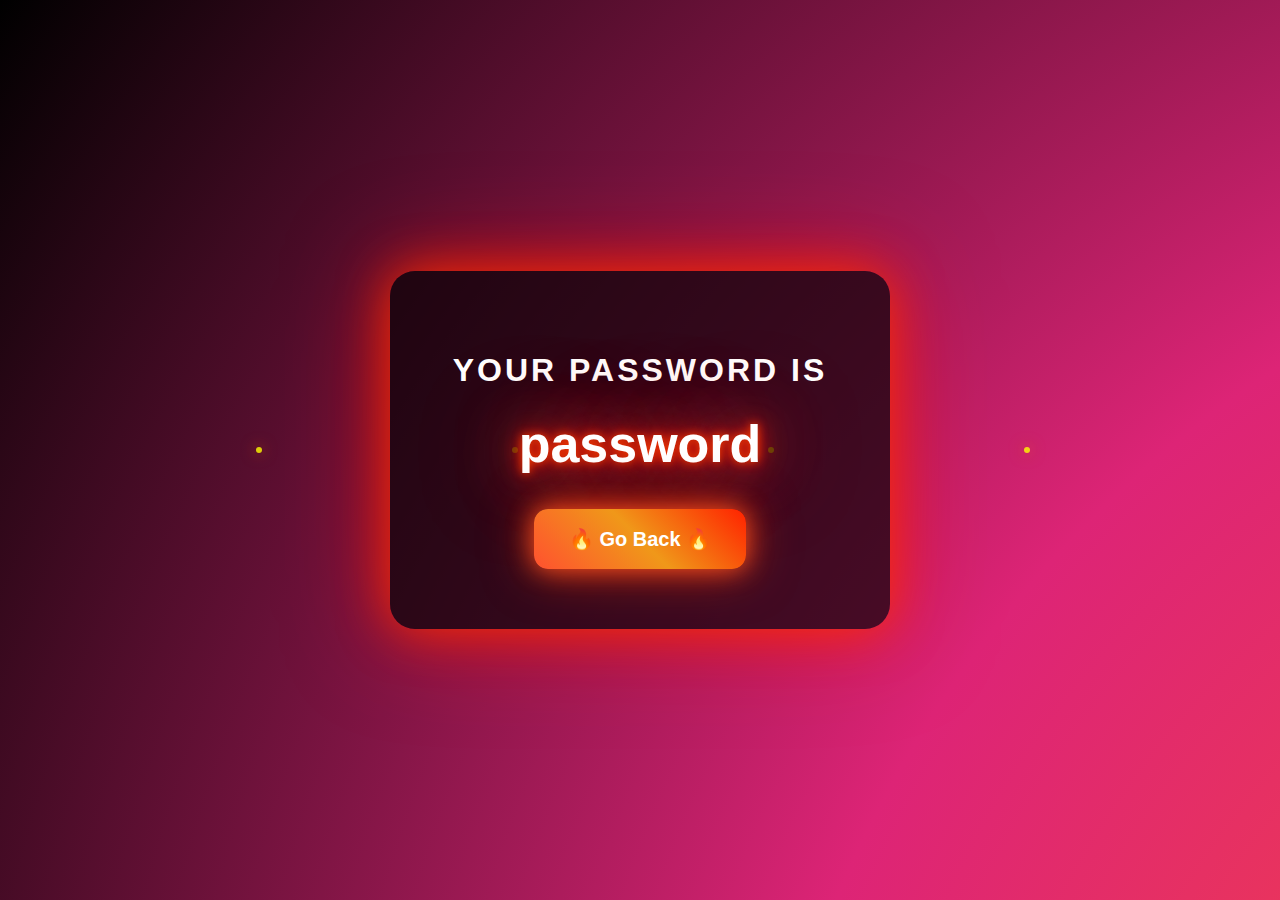
<file: ENT/forgot password.html>
<!DOCTYPE html>
<html lang="en">
<head>
  <meta charset="UTF-8">
  <title>Forgot Password</title>
  <style>
    body {
      margin: 0;
      height: 100vh;
      display: flex;
      justify-content: center;
      align-items: center;
      font-family: 'Segoe UI', sans-serif;
      background: radial-gradient(circle at center, #ff512f, #dd2476, #000);
      background-size: 300% 300%;
      animation: fireBG 6s infinite alternate ease-in-out;
      overflow: hidden;
    }

    /* Floating sparks */
    .spark {
      position: absolute;
      width: 6px;
      height: 6px;
      background: #ff0;
      border-radius: 50%;
      opacity: 0.8;
      box-shadow: 0 0 15px #ff6600;
      animation: floatUp 4s infinite ease-in;
    }

    .box {
      background: rgba(0,0,0,0.65);
      padding: 60px;
      border-radius: 25px;
      text-align: center;
      width: 380px;
      box-shadow: 0 0 50px rgba(255,50,0,0.9), 0 0 100px rgba(255,0,0,0.6);
      animation: vibe 2s infinite;
      position: relative;
      z-index: 2;
    }

    h1 {
      color: white;
      margin-bottom: 25px;
      text-transform: uppercase;
      letter-spacing: 3px;
      animation: flicker 2s infinite;
    }

    .password {
      font-size: 52px;
      font-weight: bold;
      color: #fff;
      text-shadow: 0 0 10px #ff4500, 0 0 20px #ff0000, 0 0 60px #ff6347, 0 0 100px #ff2200;
      animation: burn 1s infinite alternate, shake 0.3s infinite;
      margin-bottom: 35px;
    }

    a {
      display: inline-block;
      padding: 18px 35px;
      background: linear-gradient(45deg, #ff512f, #f09819, #ff2200);
      color: white;
      border-radius: 14px;
      text-decoration: none;
      font-weight: bold;
      font-size: 20px;
      transition: 0.3s;
      box-shadow: 0 0 25px rgba(255, 87, 34, 0.9), 0 0 50px rgba(255,50,0,0.7);
      animation: pulse 1.5s infinite;
    }

    a:hover {
      transform: scale(1.15) rotate(2deg);
      box-shadow: 0 0 40px #ff4500, 0 0 70px #ff2200;
    }

    /* 🔥 Animations 🔥 */
    @keyframes fireBG {
      0% { background-position: 0% 50%; }
      50% { background-position: 100% 50%; }
      100% { background-position: 0% 50%; }
    }

    @keyframes burn {
      from { text-shadow: 0 0 20px #ff0000, 0 0 40px #ff4500, 0 0 80px #ff2200; }
      to { text-shadow: 0 0 40px #ff6347, 0 0 80px #ff0000, 0 0 120px #ff2200; }
    }

    @keyframes shake {
      0% { transform: translateX(0); }
      25% { transform: translateX(-2px); }
      50% { transform: translateX(2px); }
      75% { transform: translateX(-2px); }
      100% { transform: translateX(0); }
    }

    @keyframes pulse {
      0% { transform: scale(1); }
      50% { transform: scale(1.1); }
      100% { transform: scale(1); }
    }

    @keyframes vibe {
      0% { transform: rotate(-0.5deg) scale(1); }
      50% { transform: rotate(0.5deg) scale(1.02); }
      100% { transform: rotate(-0.5deg) scale(1); }
    }

    @keyframes flicker {
      0%, 19%, 21%, 23%, 25%, 54%, 56%, 100% { opacity: 1; }
      20%, 24%, 55% { opacity: 0.3; }
    }

    @keyframes floatUp {
      from { transform: translateY(100vh) scale(0.3); opacity: 1; }
      to { transform: translateY(-10vh) scale(1); opacity: 0; }
    }
  </style>
</head>
<body>
  <div class="spark" style="left:20%; animation-delay:0s;"></div>
  <div class="spark" style="left:40%; animation-delay:1s;"></div>
  <div class="spark" style="left:60%; animation-delay:2s;"></div>
  <div class="spark" style="left:80%; animation-delay:3s;"></div>

  <div class="box">
    <h1>Your Password IS</h1>
    <div class="password">password</div>
    <a href="./ent.html">🔥 Go Back 🔥</a>
  </div>
</body>
</html>
</file>
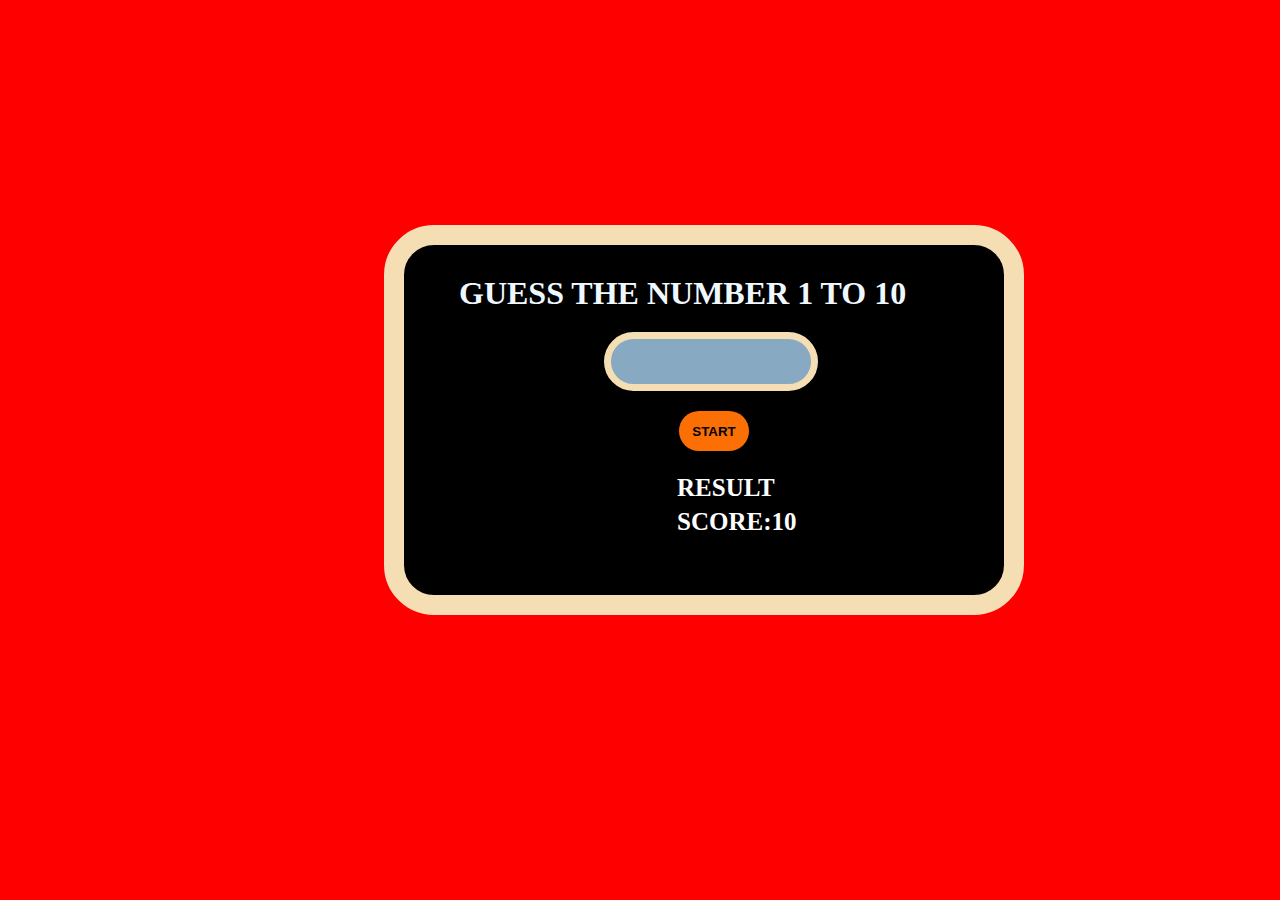
<file: GUESS NUMBER/sample.html>
<!DOCTYPE html>
<html lang="en">
<head>
    <meta charset="UTF-8">
    <meta name="viewport" content="width=device-width, initial-scale=1.0">
    <title>Document</title>
</head>
<body>
    <style>
        *{
            margin: 0%;
            padding: 0%;
            font-weight: bold;
        }
        body{
            background-color: red;
        }
        .ten{
            position: absolute;
            left: 30%;
            top: 25%;
            display: flex;
            display: inline;
            border: 20px solid wheat;
            width: 600px;
            height: 350px;
            align-items: center;
            justify-content: center;
            display: flex;
            display: block;
            background-color: black;
            border-radius: 50px;
        }
        h1{
           margin-top: 30px;
            margin-left: 55px;
            margin-bottom: 20px;
            display: flex;
            size: 40px;
            color: aliceblue;
          }
          #one{
            width: 200px;
            height: 45px;
            display: block;
            margin-left:200px;
            border: 7px solid wheat;
            border-radius: 30px;
          }
          button{
            width: 70px;
            height: 40px;
            margin-left: 275px;
            margin-top: 20px;
            margin-bottom: 20px;
            background-color: rgb(251, 111, 4);
            color: black;
            border-radius: 30px;
            border: none;
          }
          p{
            color:rgb(255, 255, 255);
            font-size: 25px;
            padding: 3px;
            margin-left: 270px;
          
          }
          #one{
            background-color: rgb(135, 169, 194);
            font-size: 50px;
            text-align: center;
          }
    </style>
    <div class="ten">
    <h1>GUESS THE NUMBER 1 TO 10</h1>
   <input type="text" id="one">
   <button id="two" onclick="fun()">START</button>
   <p id="three">RESULT</p>
   <p id="four">SCORE:10</p>
   </div>
   <script>
    var a=document.getElementById("one")
    var b=document.getElementById("three")
    var f=document.getElementById("four")
    var c=Math.floor(Math.random()*10+1)
    var e=10
    console.log(c)
    function fun(){
        var a1=a.value
        if(a1==c){
        b.textContent="WIN"
        alert("conguralation")

    }
    else{
        e=e-1
        f.textContent="SCORE:"+e
        console.log("loos")
        b.textContent="LOOS"}
}
   </script>
</body>
</html>
</file>
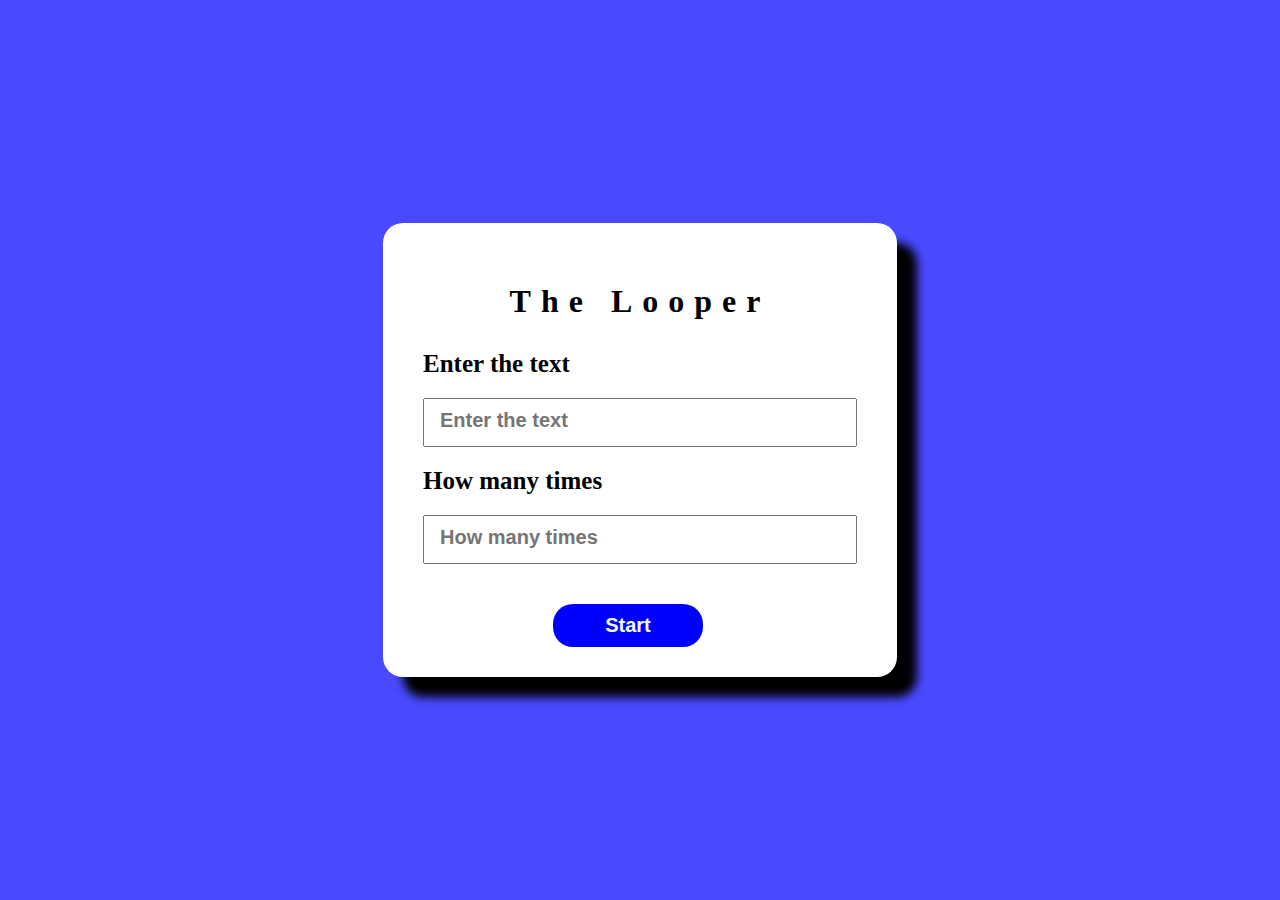
<file: LOOPER/new.html>
<!DOCTYPE html>
<html lang="en">
<head>
    <meta charset="UTF-8">
    <meta name="viewport" content="width=device-width, initial-scale=1.0">
    <title>The Looper</title>
</head>
<body>
    <div class="one">
        <div class="two">
           <div class="three">
             <h1>The Looper</h1>
             <label for="text">Enter the text</label>
              <input type="text" id="text"  placeholder="Enter the text" required>
              <label for="count">How many times</label>
              <input type="text" id="count" placeholder="How many times" required>
              <button onclick="outpu()" >Start</button>
              <p id="output"></p>
            </div>
          </div>
    </div>
    <style>
        #text{
            margin-top: 20px !important;
            margin-bottom: 20px !important;
        }
        h1{
            text-align: center;
            letter-spacing: 10px;
            margin-bottom: 30px;
            color: rgb(0, 0, 0);
            margin-top: 30px;
        }
    .two{
        align-items: center;
        justify-content: center;
        height: 100vh;
        display: flex;
        flex-direction: column;
    }
    input{
        display: block;
        padding: 15px;
        margin: 10px;
        width: 400px;
        margin-top: 20px;
        margin-bottom: 20px;
    }
    
    .three{
        background-color: rgb(255, 255, 255);
        padding: 30px;
        box-shadow: 20px 20px 10px;
        border-radius: 20px;
    }
    button{
        width: 150px;
        padding: 10px;
        margin-left: 140px;
        margin-top: 20px;
        background-color: rgb(0, 0, 255);
        color: aliceblue;
        border: none;
        font-size: 20px;
        border-radius: 20px;
    }
    label{
        margin-left: 10px;
        font-size: 25px;
        margin-top: 20px;
        margin-bottom: 20px;
    }
    *{
        margin: 0%;
        padding: 0%;
        font-weight: bold;
    }
    .one{
        background-color: rgba(0, 0, 255, 0.712);
    }
    ::placeholder{
        font-size: 20px;
    }

    </style>
    <script>
        var a = document.getElementById("text")
        var b = document.getElementById("count")
        var p = document.getElementById("output")
        function outpu(){
            for(i=1;i<=b.value;i++){
                document.write(a.value+"<br>"+"<br>")          
            }
        }
    </script>
</body>
</html>
</file>
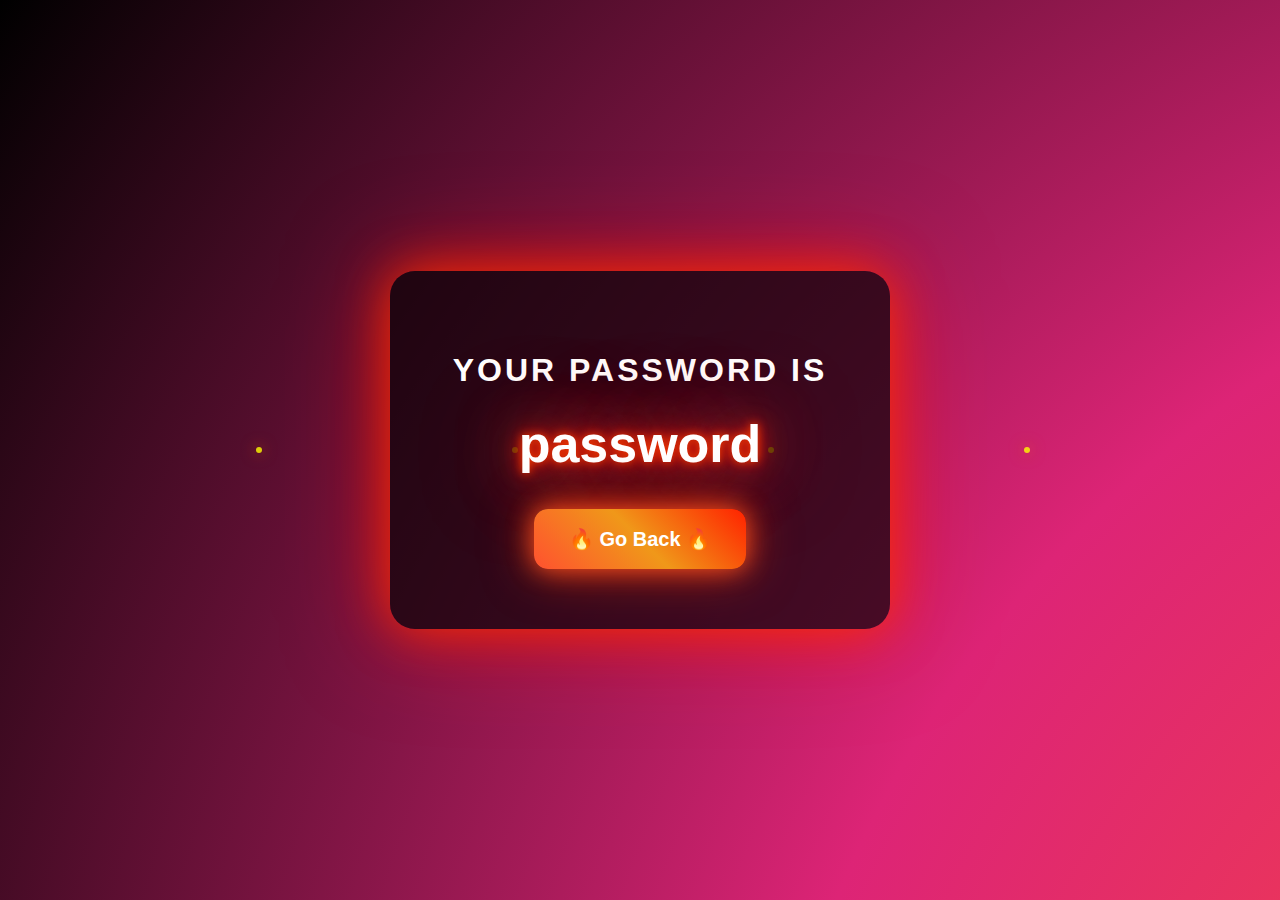
<file: Public/forgot password.html>
<!DOCTYPE html>
<html lang="en">
<head>
  <meta charset="UTF-8">
  <title>Forgot Password</title>
  <style>
    body {
      margin: 0;
      height: 100vh;
      display: flex;
      justify-content: center;
      align-items: center;
      font-family: 'Segoe UI', sans-serif;
      background: radial-gradient(circle at center, #ff512f, #dd2476, #000);
      background-size: 300% 300%;
      animation: fireBG 6s infinite alternate ease-in-out;
      overflow: hidden;
    }

    /* Floating sparks */
    .spark {
      position: absolute;
      width: 6px;
      height: 6px;
      background: #ff0;
      border-radius: 50%;
      opacity: 0.8;
      box-shadow: 0 0 15px #ff6600;
      animation: floatUp 4s infinite ease-in;
    }

    .box {
      background: rgba(0,0,0,0.65);
      padding: 60px;
      border-radius: 25px;
      text-align: center;
      width: 380px;
      box-shadow: 0 0 50px rgba(255,50,0,0.9), 0 0 100px rgba(255,0,0,0.6);
      animation: vibe 2s infinite;
      position: relative;
      z-index: 2;
    }

    h1 {
      color: white;
      margin-bottom: 25px;
      text-transform: uppercase;
      letter-spacing: 3px;
      animation: flicker 2s infinite;
    }

    .password {
      font-size: 52px;
      font-weight: bold;
      color: #fff;
      text-shadow: 0 0 10px #ff4500, 0 0 20px #ff0000, 0 0 60px #ff6347, 0 0 100px #ff2200;
      animation: burn 1s infinite alternate, shake 0.3s infinite;
      margin-bottom: 35px;
    }

    a {
      display: inline-block;
      padding: 18px 35px;
      background: linear-gradient(45deg, #ff512f, #f09819, #ff2200);
      color: white;
      border-radius: 14px;
      text-decoration: none;
      font-weight: bold;
      font-size: 20px;
      transition: 0.3s;
      box-shadow: 0 0 25px rgba(255, 87, 34, 0.9), 0 0 50px rgba(255,50,0,0.7);
      animation: pulse 1.5s infinite;
    }

    a:hover {
      transform: scale(1.15) rotate(2deg);
      box-shadow: 0 0 40px #ff4500, 0 0 70px #ff2200;
    }

    /* 🔥 Animations 🔥 */
    @keyframes fireBG {
      0% { background-position: 0% 50%; }
      50% { background-position: 100% 50%; }
      100% { background-position: 0% 50%; }
    }

    @keyframes burn {
      from { text-shadow: 0 0 20px #ff0000, 0 0 40px #ff4500, 0 0 80px #ff2200; }
      to { text-shadow: 0 0 40px #ff6347, 0 0 80px #ff0000, 0 0 120px #ff2200; }
    }

    @keyframes shake {
      0% { transform: translateX(0); }
      25% { transform: translateX(-2px); }
      50% { transform: translateX(2px); }
      75% { transform: translateX(-2px); }
      100% { transform: translateX(0); }
    }

    @keyframes pulse {
      0% { transform: scale(1); }
      50% { transform: scale(1.1); }
      100% { transform: scale(1); }
    }

    @keyframes vibe {
      0% { transform: rotate(-0.5deg) scale(1); }
      50% { transform: rotate(0.5deg) scale(1.02); }
      100% { transform: rotate(-0.5deg) scale(1); }
    }

    @keyframes flicker {
      0%, 19%, 21%, 23%, 25%, 54%, 56%, 100% { opacity: 1; }
      20%, 24%, 55% { opacity: 0.3; }
    }

    @keyframes floatUp {
      from { transform: translateY(100vh) scale(0.3); opacity: 1; }
      to { transform: translateY(-10vh) scale(1); opacity: 0; }
    }
  </style>
</head>
<body>
  <div class="spark" style="left:20%; animation-delay:0s;"></div>
  <div class="spark" style="left:40%; animation-delay:1s;"></div>
  <div class="spark" style="left:60%; animation-delay:2s;"></div>
  <div class="spark" style="left:80%; animation-delay:3s;"></div>

  <div class="box">
    <h1>Your Password IS</h1>
    <div class="password">password</div>
    <a href="./index.html">🔥 Go Back 🔥</a>
  </div>
</body>
</html>
</file>
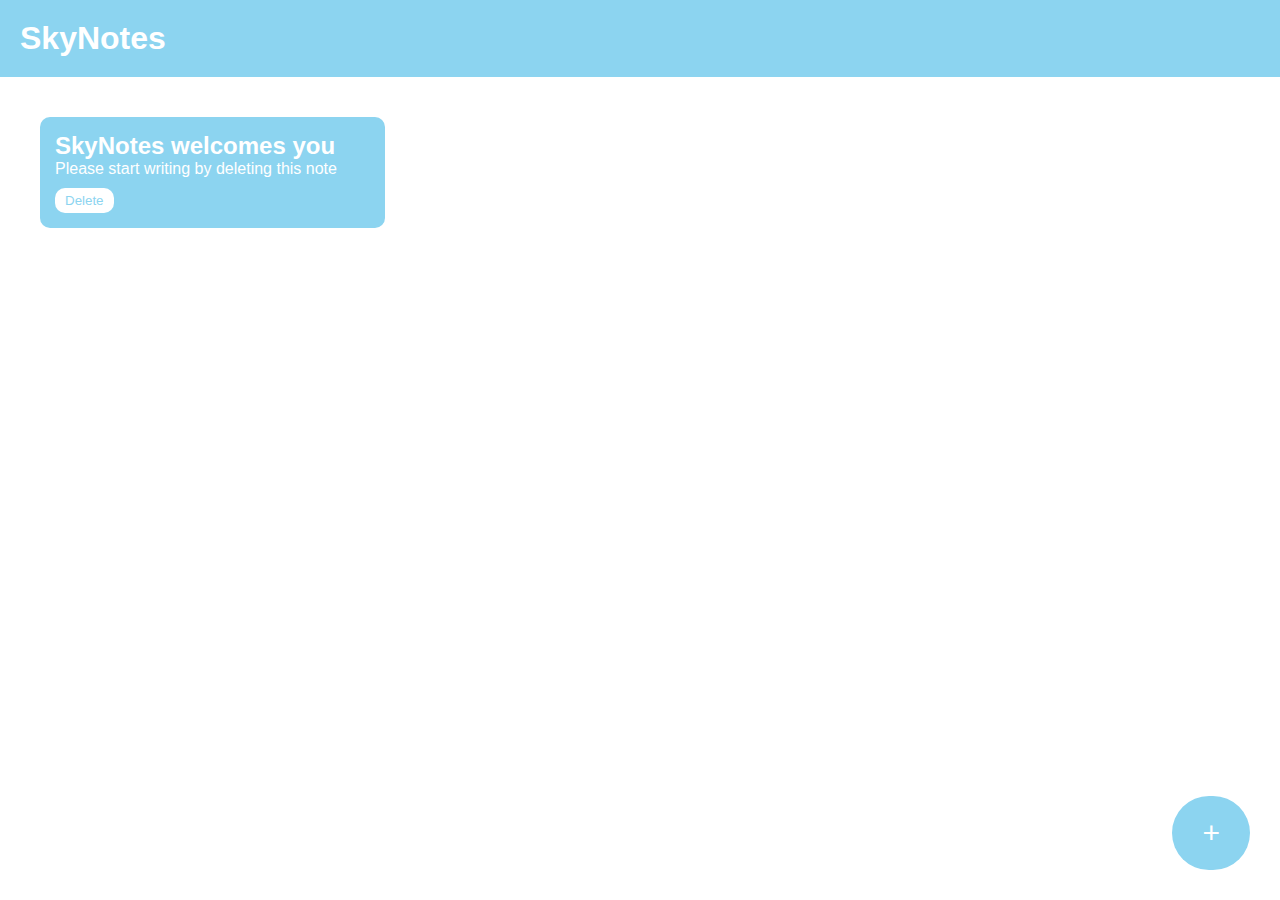
<file: Public/inners.html>
<!DOCTYPE html>
<html lang="en">
<head>
    <meta charset="UTF-8">
    <meta name="viewport" content="width=device-width, initial-scale=1.0">
    <title>SkyNotes</title>
    <link rel="stylesheet" href="style.css">
    
</head>
<body>
    <div class="navbar">
        <h1 style="color: white;">SkyNotes</h1>
    </div>

    <div class="container">
        <div class="book-container">
            <h2>SkyNotes welcomes you</h2>
            <h5></h5>
            <p>Please start writing by deleting this note</p>
            <button onclick="deletebook(event)">Delete</button>
        </div>
    </div>

    <div class="popup-overlay"></div>
    <div class="popup-box">
        <h2 style="color: white;">Add Book</h2>
        <form>
            <input type="text" placeholder="Book Title" id="book-title-input">
            <input type="text" placeholder="Book Author" id="book-author-input">
            <textarea placeholder="Short Description" id="book-description-input"></textarea>
            <button id="add-book">ADD</button>
            <button id="cancel-popup">CANCEL</button>
        </form>
    </div>
    
    <button class="add-button" id="add-popup-button">+</button>
    <script src="script.js"></script>
</body>
</html>
</file>
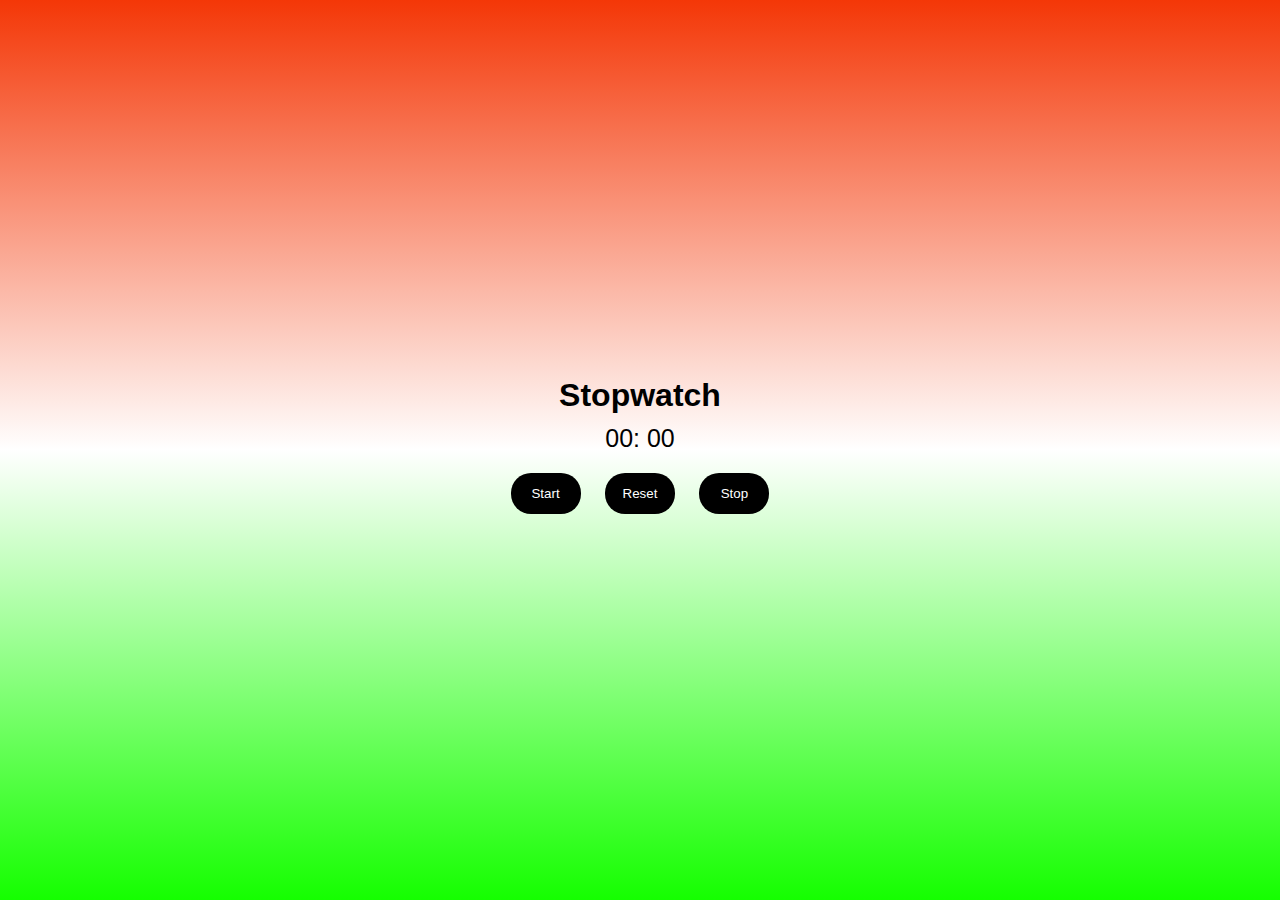
<file: STOPWATCH/timer.html>
<!DOCTYPE html>
<html lang="en">
<head>
    <meta charset="UTF-8">
    <meta name="viewport" content="width=device-width, initial-scale=1.0">
    <title>Timer</title>
</head>
<body>
    <div class="one">
        <div class="two">
            <h1>Stopwatch</h1>
            <p><span id="sec">00</span>: <span id="milsec">00</span></p>
            <button id="st" onclick="time()">Start</button>
            <button id="re">Reset</button>
            <button id="sp">Stop</button>
        </div>
    </div>
    <style>
        *{
            padding: 0%;
            margin: 0%;
            font-family: sans-serif;
        }
        .one{
            display: flex;
            justify-content: center;
            align-items: center;
            height: 100vh;
        }
        p{
            text-align: center;
            margin: 10px;
            font-size: 25px;
        }
        button{
            width: 70px;
            padding: 13px;
            margin: 10px;
            background: black;
            color: white;
            border: none;
            border-radius: 20px;
    
        }
        h1{
            text-align: center;
        }
        body{
            background:linear-gradient(rgb(244, 55, 7),rgb(255, 255, 255),rgb(21, 255, 0));
        }
    </style>

    <script>
        const sec = document.getElementById("sec");
        var milsec = document.getElementById("milsec");
        const start = document.getElementById("st");
        const resrt = document.getElementById("re");
        const stop = document.getElementById("sp");
        var milsecs = 0;
        var secs=0;

        function timer(){
            milsecs++;
            if(milsecs<9){
                milsec.innerHTML="0"+milsecs;
            }
            if(milsecs>9){
                milsec.textContent=milsecs;
            }
            if(milsecs>99){
                secs++;
                sec.innerHTML="0"+secs;
                milsecs=0;
                milsec.innerHTML="0"+0;
            
            }
            if (secs>9){
                sec.innerHTML=secs;

            }  
         } 
         start.addEventListener("click",()=>{
            time=setInterval(timer,10);
         })
         stop.addEventListener("click",()=>{
            clearInterval(time);
         })
         resrt.addEventListener("click",()=>{
            location.reload();
        
         })
         </script>
    
</body>
</html>
</file>
<file: Akatsuki/style.css>
* {
  margin: 0;
  padding: 0;
  box-sizing: border-box;
  font-family: poppins;
  color: #fff;
}

body {
  background: linear-gradient(35deg, #0f0a0a, 70%, red);
  height: 100vh;
}

.header {
  display: flex;
  position: fixed;
  top: 0;
  left: 0;
  width: 100%;
  justify-content: space-between;
  align-items: center;
  padding: 32px 10%;
}

.header img {
  height: 50px;
  scale: 0.9;
  filter: saturate(3);
  transition: 0.5s ease;
}

.header img:hover {
  filter: saturate(3);
  scale: 1;
}

.navbar a {
  text-decoration: none;
  color: #fff;
  margin-left: 35px;
  font-size: 19px;
  cursor: pointer;
  position: relative;
  z-index: 1;
}

.navbar a::before {
  content: "";
  height: 100%;
  width: 100%;
  border-bottom: 2px solid #f00;
  position: absolute;
  left: 0;
  top: -100%;
  transition: 0.5s ease;
  opacity: 0;
  z-index: -1;
}

.navbar a:hover::before {
  top: 0;
  opacity: 1;
}

section {
  padding: 10rem 9% 2rem;
  height: 100dvh;
  width: 100%;
}

.home {
  display: flex;
  justify-content: space-between;
  align-items: center;
}

.home .imageSet1 img {
  height: 400px;
}

.text-content {
  max-width: 600px;
}

.text-content h2 {
  text-transform: uppercase;
  font-size: 50px;
  font-weight: 550;
}

.text-content span {
  font-size: 32px;
  color: #c90707;
}

.text-content p {
  font-size: 13px;
}

.button {
  margin: 20px 0;
  color: #fff;
}

.btn {
  height: 45px;
  width: 150px;
  background: transparent;
  border-radius: 10px;
  margin: 0 5px;
  cursor: pointer;
  font-size: 16px;
  font-weight: 500;
  border: solid 2px #f00;
  position: relative;
  overflow: hidden;
  z-index: 1;
}

.btn::before {
  content: "";
  position: absolute;
  height: 300%;
  width: 100%;
  left: 0;
  top: -100%;
  background: linear-gradient(#0f0a0a, red, #0f0a0a, red);
  transition: 0.5s ease;
  z-index: -1;
}

.btn:hover:before {
  top: 0;
}

.imageSet1{
  display: flex;
  justify-content: center;
  align-items: center;
}

.imageSet1 img{
  position: absolute;
  top: 150px;
  right: 30px;
  width: 600px;
  height: auto;
  border-radius: 10px;
  animation: powerUp 2s ease-in-out infinite alternate;
  filter: drop-shadow(0 0 10px red);
  transition: all 0.3s ease;
    }

    @keyframes powerUp {
      0% {
        transform: scale(1);
        filter: drop-shadow(0 0 10px rgba(255, 0, 0, 0.484)) brightness(1);
      }
      100% {
        transform: scale(1.05);
        filter: drop-shadow(0 0 30px rgba(220, 20, 60, 0.599)) brightness(1.3);
      }
    }
</file>
<file: Naruto/CODE/index.css>
:root{
  --bg-1: #0f172a;
  --bg-2: #0b2240;
  --accent: #ff7a18;
  --accent-2: #ff4e50;
  --muted: #9aa6b2;
  --card-bg: rgba(255,255,255,0.04);
  --glass: rgba(255,255,255,0.03);
  --radius: 12px;
  --container: 1100px;
  --surface: #ffffff;
  --text-dark: #0b2038;
  --muted-2: #6b7280;
  --primary: #0b3d91;
  --accent-3: #ff5a5f;
}

*{box-sizing:border-box}
html,body{height:100%}
body{
  margin:0;
  font-family: 'Poppins', system-ui, -apple-system, 'Segoe UI', Roboto, 'Helvetica Neue', Arial;
  color:var(--text-dark);
  background: #f5f7fb;
  -webkit-font-smoothing:antialiased;
  -moz-osx-font-smoothing:grayscale;
  line-height:1.6;
}

.container{
  width:92%;
  max-width:var(--container);
  margin:0 auto;
}

.site-header{
  position:relative;
  background:transparent;
}

.header-inner{
  display:flex;
  align-items:center;
  gap:20px;
  padding:18px 0;
}

.logo img{
  height:44px;
  width:auto;
  display:block;
  border-radius:6px;
}

.site-nav ul{
  list-style:none;
  display:flex;
  gap:22px;
  margin-left:40px;
  align-items:center;
}

.site-nav a{
  color:var(--text-dark);
  text-decoration:none;
  font-weight:600;
  padding:8px 10px;
  border-radius:6px;
}

.site-nav a:hover{color:var(--primary); background: rgba(11,61,145,0.04)}

.btn{display:inline-flex;align-items:center;gap:8px;padding:10px 14px;border-radius:8px;border:0;cursor:pointer;text-decoration:none}
.btn.primary{background:linear-gradient(90deg,var(--primary), #0f52c6);color:white}
.btn.outline{background:transparent;border:1px solid rgba(11,61,145,0.08);color:var(--primary)}
.btn.large{padding:14px 20px}
.actions{margin-left:auto;display:flex;gap:10px;align-items:center}

.hero{padding:48px 0}
.hero-grid{display:grid;grid-template-columns:1fr 420px;gap:28px;align-items:center}
.hero-copy h1{font-family: 'Righteous', 'Poppins', sans-serif;font-size:40px;margin:0 0 12px;color:var(--text-dark)}
.lead{color:var(--muted-2); font-size:16px; margin-bottom:18px}
.hero-cta{display:flex;gap:12px;margin-top:6px}
.hero-media img{width:100%;height:420px;object-fit:cover;border-radius:12px;box-shadow:0 20px 40px rgba(11,61,145,0.12)}

.about{padding:48px 0;color:var(--muted-2)}
.about h2{color:var(--text-dark);margin-bottom:12px}

.team{padding:36px 0 40px 0}
.team h2{color:var(--text-dark);text-align:center;margin-bottom:24px}
.grid{display:grid;grid-template-columns: repeat(auto-fit, minmax(220px, 1fr)); gap:20px}

.card{background:var(--surface);padding:16px;border-radius:10px;box-shadow:0 8px 30px rgba(16,24,40,0.06);text-align:left}
.card img{width:100%;height:260px;object-fit:cover;border-radius:8px;margin-bottom:12px}
.card h3{margin:6px 0 6px 0;color:var(--text-dark)}
.muted{color:var(--muted-2);font-size:14px}

.boruto{padding:28px 0 64px 0}
.boruto h2{color:var(--text-dark);margin-bottom:8px}

.site-footer{padding:28px 0;border-top:1px solid rgba(16,24,40,0.04);text-align:center;color:var(--muted-2)}

/* Boruto section image layout */

.boruto-grid{
  display:flex;
  gap:24px;
  align-items:center;
  justify-content:space-between;
}
.boruto-grid p{flex:1;margin:0;color:var(--muted-2);line-height:1.6}
.boruto-card{max-width:360px;width:40%}
.boruto-card img{width:100%;height:260px;object-fit:cover;border-radius:8px;box-shadow:0 18px 40px rgba(16,24,40,0.08);margin-bottom:12px}

@media (max-width:900px){
  .boruto-img{width:320px;max-width:45%}
}
@media (max-width:640px){
  .boruto-grid{flex-direction:column-reverse;gap:14px}
  .boruto-img{width:100%;max-width:100%;height:auto}
}

/* Mobile menu and responsive rules */
.hamburger{display:none;background:transparent;border:0;padding:8px;margin-left:12px;cursor:pointer}
.hamburger .bar{display:block;width:20px;height:2px;background:var(--text-dark);margin:4px 0;border-radius:2px;transition:transform .22s ease,opacity .22s ease}
.hamburger.open .bar:nth-child(1){transform:translateY(6px) rotate(45deg)}
.hamburger.open .bar:nth-child(2){opacity:0}
.hamburger.open .bar:nth-child(3){transform:translateY(-6px) rotate(-45deg)}

.mobile-menu{position:fixed;inset:0;background:linear-gradient(180deg, rgba(9,18,33,0.6), rgba(9,18,33,0.55));display:flex;align-items:flex-start;justify-content:flex-end;padding:40px;z-index:80}
.mobile-menu[hidden]{display:none !important}
.mobile-inner{width:320px;background:var(--surface);border-radius:12px;padding:20px;box-shadow:0 30px 80px rgba(16,24,40,0.3);}
.mobile-inner .close-mobile{background:transparent;border:0;font-size:20px;float:right;cursor:pointer}
.mobile-inner ul{list-style:none;padding:18px 4px;display:flex;flex-direction:column;gap:12px}
.mobile-inner a{color:var(--text-dark);text-decoration:none;padding:10px;border-radius:8px}

@media (max-width:900px){
  .grid{grid-template-columns: repeat(2,1fr)}
  .hero-copy h1{font-size:34px}
}
@media (max-width:640px){
  .site-nav{display:none}
  .actions{display:none}
  .hamburger{display:block}
  .grid{grid-template-columns: 1fr}
  .hero-grid{grid-template-columns:1fr}
  .hero-media img{height:300px}
  .card img{height:200px}
}

/* Card hover/accessibility */
.card{transition: transform .28s cubic-bezier(.2,.9,.2,1), box-shadow .28s ease}
.card:hover,.card:focus-within{transform: translateY(-6px); box-shadow: 0 28px 60px rgba(16,24,40,0.12)}

/* Focus states for keyboard users */
a:focus{outline:3px solid rgba(11,61,145,0.14);outline-offset:3px}

/* small screens tweaks */
@media (max-width:420px){
  .hero-copy h1{font-size:26px}
  .card img{height:180px}
}
</file>
<file: Public/style.css>
*{
    margin: 0;
    padding: 0;
}

body{
    font-family: 'Poppins', sans-serif;
}

.navbar{
    background-color: rgb(140, 212, 240);
    padding: 20px;
}

.container{
    padding: 10px;
}

.book-container{
    padding: 15px;
    width: 25%;
    background-color: rgb(140, 212, 240);
    border-radius: 10px;
    color: white;
    margin: 30px;
    display: inline-block;
    vertical-align: top;
}

.book-container h2{
    color: white;
}

.book-container button{
    background-color: white;
    color: rgb(140, 212, 240);
    border-radius: 10px;
    padding-top: 5px;
    padding-bottom: 5px;
    padding-left: 10px;
    padding-right: 10px;
    border: none;
    margin-top: 10px;
}

.add-button{
    background-color: rgb(140, 212, 240);
    color: white;
    border-radius: 100px;
    padding-top: 20px;
    padding-bottom: 20px;
    padding-left: 30px;
    padding-right: 30px;
    font-size: 30px;
    border: none;
    position: fixed;
    bottom: 30px;
    right: 30px;
}

.popup-overlay{
    background-color: white;
    opacity: 0.8;
    position: absolute;
    width: 100%;
    height: 100%;
    top: 0;
    left: 0;
    z-index: 1;
    display: none;
}

.popup-box{
    background-color: rgb(140, 212, 240);
    width: 40%;
    padding: 40px;
    border-radius: 10px;
    position: absolute;
    top: 20%;
    left: 30%;
    z-index: 2;
    display: none;
}

.popup-box input{
    background: transparent;
    border: none;
    width: 100%;
    margin: 5px;
    padding: 5px;
    font-size: 20px;
    border-bottom: solid white 2px;
}

.popup-box textarea{
    background: transparent;
    width: 100%;
    margin: 5px;
    padding: 5px;
    font-size: 20px;
    border: solid white 2px;
}

.popup-box input::placeholder
{
    color: white;
}

.popup-box textarea::placeholder
{
    color: white;
}

.popup-box button{
    background-color: white;
    padding-left: 20px;
    padding-right: 20px;
    padding-top: 10px;
    padding-bottom: 10px;
    border: none;
    color: rgb(140, 212, 240);
    margin: 5px;
}

.popup-box input:focus{
    outline: none;
}

.popup-box textarea:focus{
    outline: none;
}
</file>
